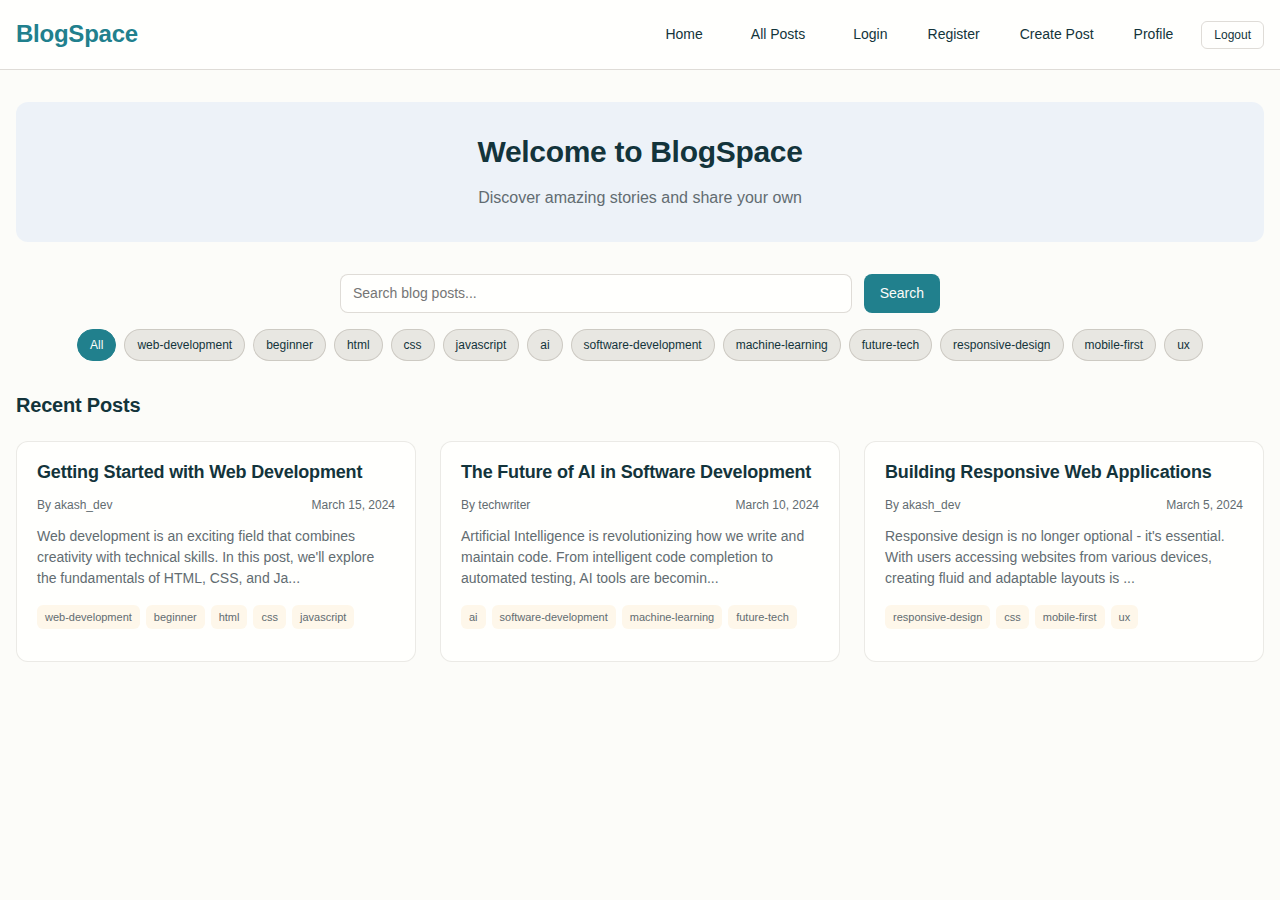
<file: blog-website/index.html>
<!DOCTYPE html>
<html lang="en">
<head>
    <meta charset="UTF-8">
    <meta name="viewport" content="width=device-width, initial-scale=1.0">
    <title>BlogSpace - Share Your Stories</title>
    <link rel="stylesheet" href="style.css">
</head>
<body>
    <!-- Navigation -->
    <nav class="navbar">
        <div class="container">
            <div class="nav-brand">
                <h2 class="m-0">BlogSpace</h2>
            </div>
            <div class="nav-menu">
                <a href="#" class="nav-link" data-page="home">Home</a>
                <a href="#" class="nav-link" data-page="all-posts">All Posts</a>
                <div class="auth-section">
                    <a href="#" class="nav-link" data-page="login" id="login-link">Login</a>
                    <a href="#" class="nav-link" data-page="register" id="register-link">Register</a>
                    <div class="user-menu hidden" id="user-menu">
                        <a href="#" class="nav-link" data-page="create-post">Create Post</a>
                        <a href="#" class="nav-link" data-page="profile">Profile</a>
                        <button class="btn btn--sm btn--outline" id="logout-btn">Logout</button>
                    </div>
                </div>
            </div>
        </div>
    </nav>

    <!-- Main Content -->
    <main class="main-content">
        <!-- Home Page -->
        <section id="home-page" class="page active">
            <div class="container">
                <div class="hero-section">
                    <h1>Welcome to BlogSpace</h1>
                    <p class="hero-subtitle">Discover amazing stories and share your own</p>
                </div>
                
                <div class="search-section">
                    <div class="search-container">
                        <input type="text" class="form-control search-input" placeholder="Search blog posts..." id="search-input">
                        <button class="btn btn--primary search-btn" id="search-btn">Search</button>
                    </div>
                    <div class="filter-tags" id="filter-tags">
                        <!-- Tags will be populated dynamically -->
                    </div>
                </div>

                <div class="posts-section">
                    <h3>Recent Posts</h3>
                    <div class="posts-grid" id="recent-posts">
                        <!-- Posts will be populated dynamically -->
                    </div>
                </div>
            </div>
        </section>

        <!-- All Posts Page -->
        <section id="all-posts-page" class="page">
            <div class="container">
                <h2>All Blog Posts</h2>
                <div class="posts-controls">
                    <div class="search-container">
                        <input type="text" class="form-control search-input" placeholder="Search posts..." id="all-posts-search">
                        <button class="btn btn--primary search-btn" id="all-posts-search-btn">Search</button>
                    </div>
                </div>
                <div class="posts-grid" id="all-posts-container">
                    <!-- All posts will be displayed here -->
                </div>
                <div class="pagination" id="pagination">
                    <!-- Pagination will be added here -->
                </div>
            </div>
        </section>

        <!-- Login Page -->
        <section id="login-page" class="page">
            <div class="container">
                <div class="auth-form">
                    <div class="card">
                        <div class="card__body">
                            <h2>Login to BlogSpace</h2>
                            <form id="login-form">
                                <div class="form-group">
                                    <label class="form-label">Username</label>
                                    <input type="text" class="form-control" name="username" required>
                                </div>
                                <div class="form-group">
                                    <label class="form-label">Password</label>
                                    <input type="password" class="form-control" name="password" required>
                                </div>
                                <button type="submit" class="btn btn--primary btn--full-width">Login</button>
                                <div class="error-message" id="login-error"></div>
                            </form>
                            <p class="auth-switch">Don't have an account? <a href="#" data-page="register">Register here</a></p>
                        </div>
                    </div>
                </div>
            </div>
        </section>

        <!-- Register Page -->
        <section id="register-page" class="page">
            <div class="container">
                <div class="auth-form">
                    <div class="card">
                        <div class="card__body">
                            <h2>Join BlogSpace</h2>
                            <form id="register-form">
                                <div class="form-group">
                                    <label class="form-label">Username</label>
                                    <input type="text" class="form-control" name="username" required>
                                </div>
                                <div class="form-group">
                                    <label class="form-label">Email</label>
                                    <input type="email" class="form-control" name="email" required>
                                </div>
                                <div class="form-group">
                                    <label class="form-label">Password</label>
                                    <input type="password" class="form-control" name="password" required>
                                </div>
                                <button type="submit" class="btn btn--primary btn--full-width">Register</button>
                                <div class="error-message" id="register-error"></div>
                            </form>
                            <p class="auth-switch">Already have an account? <a href="#" data-page="login">Login here</a></p>
                        </div>
                    </div>
                </div>
            </div>
        </section>

        <!-- Create Post Page -->
        <section id="create-post-page" class="page">
            <div class="container">
                <h2 id="post-form-title">Create New Post</h2>
                <div class="card">
                    <div class="card__body">
                        <form id="post-form">
                            <input type="hidden" name="postId" id="edit-post-id">
                            <div class="form-group">
                                <label class="form-label">Title</label>
                                <input type="text" class="form-control" name="title" required>
                            </div>
                            <div class="form-group">
                                <label class="form-label">Content</label>
                                <textarea class="form-control" name="content" rows="10" required></textarea>
                            </div>
                            <div class="form-group">
                                <label class="form-label">Tags (comma-separated)</label>
                                <input type="text" class="form-control" name="tags" placeholder="web-development, javascript, tutorial">
                            </div>
                            <div class="form-actions">
                                <button type="submit" class="btn btn--primary">Publish Post</button>
                                <button type="button" class="btn btn--outline" id="cancel-post">Cancel</button>
                            </div>
                            <div class="error-message" id="post-error"></div>
                        </form>
                    </div>
                </div>
            </div>
        </section>

        <!-- Profile Page -->
        <section id="profile-page" class="page">
            <div class="container">
                <h2>My Profile</h2>
                <div class="profile-content">
                    <div class="card">
                        <div class="card__body">
                            <div class="profile-info" id="profile-info">
                                <!-- Profile information will be populated here -->
                            </div>
                        </div>
                    </div>
                    <div class="user-posts">
                        <h3>My Posts</h3>
                        <div class="posts-grid" id="user-posts">
                            <!-- User's posts will be displayed here -->
                        </div>
                    </div>
                </div>
            </div>
        </section>

        <!-- Post Detail Page -->
        <section id="post-detail-page" class="page">
            <div class="container">
                <div class="post-detail" id="post-detail-content">
                    <!-- Post detail content will be populated here -->
                </div>
            </div>
        </section>

        <!-- Search Results Page -->
        <section id="search-results-page" class="page">
            <div class="container">
                <h2 id="search-results-title">Search Results</h2>
                <div class="posts-grid" id="search-results-container">
                    <!-- Search results will be displayed here -->
                </div>
            </div>
        </section>
    </main>

    <!-- Delete Confirmation Modal -->
    <div class="modal hidden" id="delete-modal">
        <div class="modal-overlay">
            <div class="modal-content">
                <h3>Confirm Delete</h3>
                <p>Are you sure you want to delete this post? This action cannot be undone.</p>
                <div class="modal-actions">
                    <button class="btn btn--primary" id="confirm-delete">Yes, Delete</button>
                    <button class="btn btn--outline" id="cancel-delete">Cancel</button>
                </div>
            </div>
        </div>
    </div>

    <script src="app.js"></script>
</body>
</html>
</file>
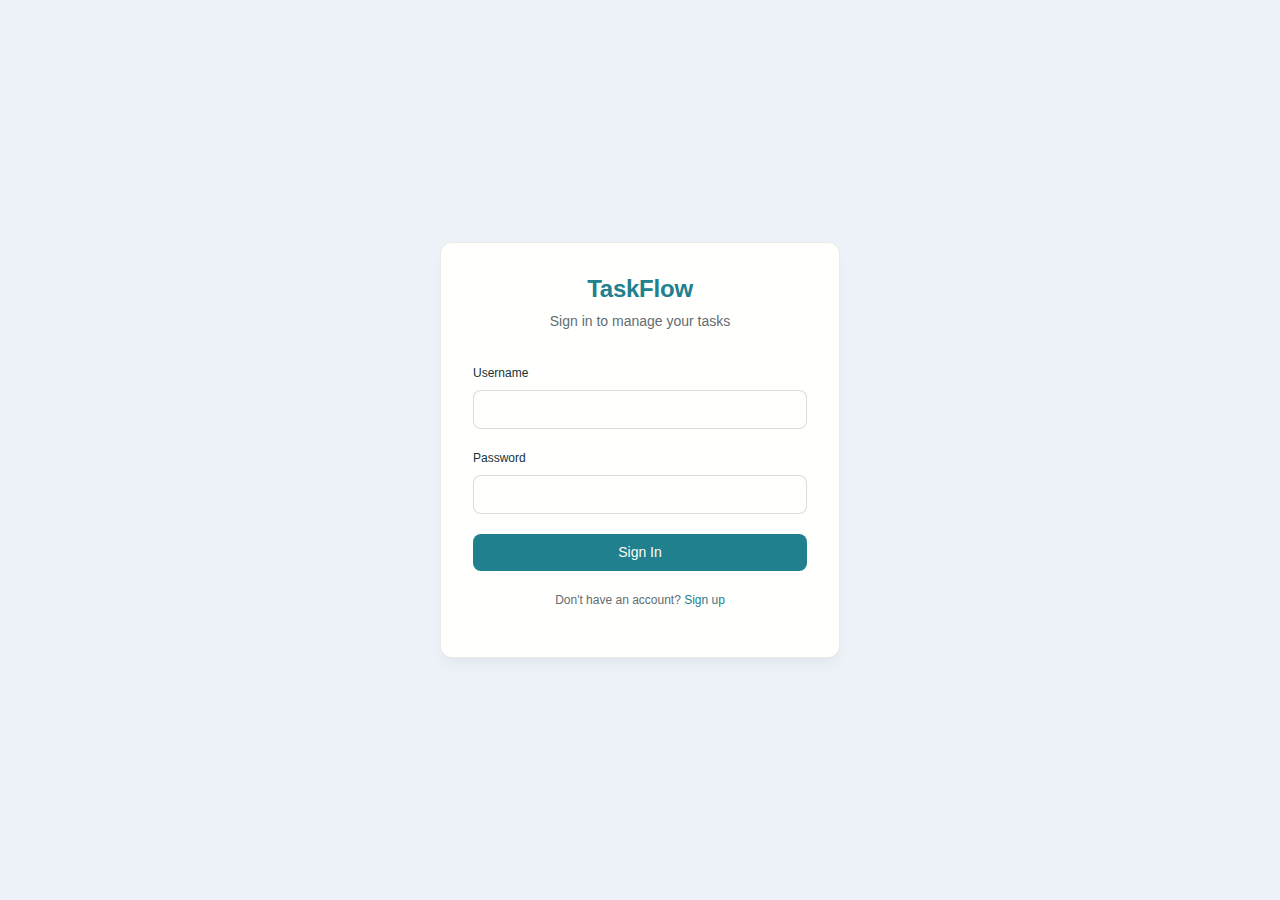
<file: task-management/index.html>
<!DOCTYPE html>
<html lang="en">
<head>
    <meta charset="UTF-8">
    <meta name="viewport" content="width=device-width, initial-scale=1.0">
    <title>TaskFlow - Task Management System</title>
    <link rel="stylesheet" href="style.css">
</head>
<body>
    <div id="app">
        <!-- Loading Screen -->
        <div id="loading-screen" class="loading-screen hidden">
            <div class="loading-spinner"></div>
            <p>Loading...</p>
        </div>

        <!-- Authentication Views -->
        <div id="auth-container" class="auth-container">
            <!-- Login Form -->
            <div id="login-view" class="auth-view">
                <div class="auth-card">
                    <div class="auth-header">
                        <h1>TaskFlow</h1>
                        <p>Sign in to manage your tasks</p>
                    </div>
                    <form id="login-form" class="auth-form">
                        <div class="form-group">
                            <label class="form-label" for="login-username">Username</label>
                            <input type="text" id="login-username" class="form-control" required>
                        </div>
                        <div class="form-group">
                            <label class="form-label" for="login-password">Password</label>
                            <input type="password" id="login-password" class="form-control" required>
                        </div>
                        <button type="submit" class="btn btn--primary btn--full-width">Sign In</button>
                    </form>
                    <p class="auth-switch">
                        Don't have an account? <a href="#" id="show-register">Sign up</a>
                    </p>
                    <div id="login-error" class="error-message hidden"></div>
                </div>
            </div>

            <!-- Register Form -->
            <div id="register-view" class="auth-view hidden">
                <div class="auth-card">
                    <div class="auth-header">
                        <h1>Join TaskFlow</h1>
                        <p>Create your account to get started</p>
                    </div>
                    <form id="register-form" class="auth-form">
                        <div class="form-group">
                            <label class="form-label" for="register-username">Username</label>
                            <input type="text" id="register-username" class="form-control" required>
                        </div>
                        <div class="form-group">
                            <label class="form-label" for="register-email">Email</label>
                            <input type="email" id="register-email" class="form-control" required>
                        </div>
                        <div class="form-group">
                            <label class="form-label" for="register-password">Password</label>
                            <input type="password" id="register-password" class="form-control" required>
                        </div>
                        <button type="submit" class="btn btn--primary btn--full-width">Create Account</button>
                    </form>
                    <p class="auth-switch">
                        Already have an account? <a href="#" id="show-login">Sign in</a>
                    </p>
                    <div id="register-error" class="error-message hidden"></div>
                </div>
            </div>
        </div>

        <!-- Main Application -->
        <div id="main-app" class="main-app hidden">
            <!-- Navigation Header -->
            <header class="app-header">
                <div class="header-content">
                    <div class="header-left">
                        <h1 class="app-title">TaskFlow</h1>
                        <nav class="main-nav">
                            <a href="#" class="nav-link active" data-view="dashboard">Dashboard</a>
                            <a href="#" class="nav-link" data-view="tasks">All Tasks</a>
                            <a href="#" class="nav-link" data-view="create-task">Add Task</a>
                        </nav>
                    </div>
                    <div class="header-right">
                        <div class="user-menu">
                            <button class="btn btn--secondary btn--sm" id="user-menu-btn">
                                <span id="current-username"></span>
                            </button>
                            <div class="user-dropdown hidden" id="user-dropdown">
                                <a href="#" data-view="profile">Profile</a>
                                <a href="#" id="logout-btn">Logout</a>
                            </div>
                        </div>
                    </div>
                </div>
            </header>

            <!-- Main Content -->
            <main class="main-content">
                <!-- Dashboard View -->
                <div id="dashboard-view" class="view active">
                    <div class="dashboard-header">
                        <h2>Dashboard</h2>
                        <p class="dashboard-subtitle">Welcome back! Here's your task overview.</p>
                    </div>
                    
                    <div class="stats-grid">
                        <div class="stat-card">
                            <div class="stat-icon stat-icon--total"></div>
                            <div class="stat-content">
                                <h3 id="total-tasks">0</h3>
                                <p>Total Tasks</p>
                            </div>
                        </div>
                        <div class="stat-card">
                            <div class="stat-icon stat-icon--pending"></div>
                            <div class="stat-content">
                                <h3 id="pending-tasks">0</h3>
                                <p>Pending</p>
                            </div>
                        </div>
                        <div class="stat-card">
                            <div class="stat-icon stat-icon--completed"></div>
                            <div class="stat-content">
                                <h3 id="completed-tasks">0</h3>
                                <p>Completed</p>
                            </div>
                        </div>
                        <div class="stat-card">
                            <div class="stat-icon stat-icon--overdue"></div>
                            <div class="stat-content">
                                <h3 id="overdue-tasks">0</h3>
                                <p>Overdue</p>
                            </div>
                        </div>
                    </div>

                    <div class="dashboard-content">
                        <div class="recent-tasks-section">
                            <h3>Recent Tasks</h3>
                            <div id="recent-tasks-list" class="task-list">
                                <!-- Recent tasks will be populated here -->
                            </div>
                        </div>
                    </div>
                </div>

                <!-- All Tasks View -->
                <div id="tasks-view" class="view">
                    <div class="tasks-header">
                        <h2>All Tasks</h2>
                        <div class="tasks-actions">
                            <button class="btn btn--primary" id="add-task-btn">Add New Task</button>
                        </div>
                    </div>

                    <div class="tasks-filters">
                        <div class="filter-group">
                            <input type="text" id="search-input" class="form-control" placeholder="Search tasks...">
                        </div>
                        <div class="filter-group">
                            <select id="status-filter" class="form-control">
                                <option value="">All Status</option>
                                <option value="Pending">Pending</option>
                                <option value="In Progress">In Progress</option>
                                <option value="Completed">Completed</option>
                                <option value="Overdue">Overdue</option>
                            </select>
                        </div>
                        <div class="filter-group">
                            <select id="priority-filter" class="form-control">
                                <option value="">All Priority</option>
                                <option value="High">High</option>
                                <option value="Medium">Medium</option>
                                <option value="Low">Low</option>
                            </select>
                        </div>
                        <div class="filter-group">
                            <select id="sort-select" class="form-control">
                                <option value="dueDate">Sort by Due Date</option>
                                <option value="priority">Sort by Priority</option>
                                <option value="createdDate">Sort by Created Date</option>
                                <option value="title">Sort by Title</option>
                            </select>
                        </div>
                    </div>

                    <div id="all-tasks-list" class="task-list">
                        <!-- All tasks will be populated here -->
                    </div>
                </div>

                <!-- Create/Edit Task View -->
                <div id="create-task-view" class="view">
                    <div class="form-header">
                        <h2 id="task-form-title">Create New Task</h2>
                    </div>

                    <form id="task-form" class="task-form">
                        <input type="hidden" id="task-id">
                        <div class="form-row">
                            <div class="form-group">
                                <label class="form-label" for="task-title">Title*</label>
                                <input type="text" id="task-title" class="form-control" required>
                            </div>
                        </div>
                        <div class="form-row">
                            <div class="form-group">
                                <label class="form-label" for="task-description">Description</label>
                                <textarea id="task-description" class="form-control" rows="3"></textarea>
                            </div>
                        </div>
                        <div class="form-row">
                            <div class="form-group">
                                <label class="form-label" for="task-category">Category*</label>
                                <select id="task-category" class="form-control" required>
                                    <option value="">Select Category</option>
                                    <option value="Development">Development</option>
                                    <option value="Learning">Learning</option>
                                    <option value="Career">Career</option>
                                    <option value="Research">Research</option>
                                    <option value="Deployment">Deployment</option>
                                    <option value="Personal">Personal</option>
                                </select>
                            </div>
                            <div class="form-group">
                                <label class="form-label" for="task-priority">Priority*</label>
                                <select id="task-priority" class="form-control" required>
                                    <option value="">Select Priority</option>
                                    <option value="High">High</option>
                                    <option value="Medium">Medium</option>
                                    <option value="Low">Low</option>
                                </select>
                            </div>
                        </div>
                        <div class="form-row">
                            <div class="form-group">
                                <label class="form-label" for="task-status">Status*</label>
                                <select id="task-status" class="form-control" required>
                                    <option value="Pending">Pending</option>
                                    <option value="In Progress">In Progress</option>
                                    <option value="Completed">Completed</option>
                                </select>
                            </div>
                            <div class="form-group">
                                <label class="form-label" for="task-due-date">Due Date*</label>
                                <input type="date" id="task-due-date" class="form-control" required>
                            </div>
                        </div>
                        <div class="form-actions">
                            <button type="button" class="btn btn--outline" id="cancel-task-btn">Cancel</button>
                            <button type="submit" class="btn btn--primary" id="save-task-btn">Save Task</button>
                        </div>
                    </form>
                    <div id="task-form-error" class="error-message hidden"></div>
                </div>

                <!-- Profile View -->
                <div id="profile-view" class="view">
                    <div class="profile-header">
                        <h2>User Profile</h2>
                    </div>
                    <div class="profile-content">
                        <div class="profile-card">
                            <div class="profile-info">
                                <h3 id="profile-username"></h3>
                                <p id="profile-email"></p>
                                <p id="profile-join-date"></p>
                            </div>
                        </div>
                    </div>
                </div>
            </main>
        </div>

        <!-- Task Detail Modal -->
        <div id="task-modal" class="modal hidden">
            <div class="modal-overlay"></div>
            <div class="modal-content">
                <div class="modal-header">
                    <h3 id="modal-task-title"></h3>
                    <button class="modal-close" id="close-modal">&times;</button>
                </div>
                <div class="modal-body">
                    <div class="task-details">
                        <div class="detail-item">
                            <strong>Description:</strong>
                            <p id="modal-task-description"></p>
                        </div>
                        <div class="detail-item">
                            <strong>Category:</strong>
                            <span id="modal-task-category"></span>
                        </div>
                        <div class="detail-item">
                            <strong>Priority:</strong>
                            <span id="modal-task-priority" class="priority-badge"></span>
                        </div>
                        <div class="detail-item">
                            <strong>Status:</strong>
                            <span id="modal-task-status" class="status-badge"></span>
                        </div>
                        <div class="detail-item">
                            <strong>Due Date:</strong>
                            <span id="modal-task-due-date"></span>
                        </div>
                        <div class="detail-item">
                            <strong>Created Date:</strong>
                            <span id="modal-task-created-date"></span>
                        </div>
                    </div>
                </div>
                <div class="modal-footer">
                    <button class="btn btn--outline" id="edit-task-modal-btn">Edit Task</button>
                    <button class="btn btn--primary" id="toggle-status-btn">Mark as Complete</button>
                </div>
            </div>
        </div>

        <!-- Delete Confirmation Modal -->
        <div id="delete-modal" class="modal hidden">
            <div class="modal-overlay"></div>
            <div class="modal-content modal-content--small">
                <div class="modal-header">
                    <h3>Delete Task</h3>
                    <button class="modal-close" id="close-delete-modal">&times;</button>
                </div>
                <div class="modal-body">
                    <p>Are you sure you want to delete this task? This action cannot be undone.</p>
                </div>
                <div class="modal-footer">
                    <button class="btn btn--outline" id="cancel-delete-btn">Cancel</button>
                    <button class="btn btn--primary" id="confirm-delete-btn" style="background-color: var(--color-error);">Delete</button>
                </div>
            </div>
        </div>
    </div>

    <script src="app.js"></script>
</body>
</html>
</file>
<file: blog-website/style.css>
:root {
  /* Primitive Color Tokens */
  --color-white: rgba(255, 255, 255, 1);
  --color-black: rgba(0, 0, 0, 1);
  --color-cream-50: rgba(252, 252, 249, 1);
  --color-cream-100: rgba(255, 255, 253, 1);
  --color-gray-200: rgba(245, 245, 245, 1);
  --color-gray-300: rgba(167, 169, 169, 1);
  --color-gray-400: rgba(119, 124, 124, 1);
  --color-slate-500: rgba(98, 108, 113, 1);
  --color-brown-600: rgba(94, 82, 64, 1);
  --color-charcoal-700: rgba(31, 33, 33, 1);
  --color-charcoal-800: rgba(38, 40, 40, 1);
  --color-slate-900: rgba(19, 52, 59, 1);
  --color-teal-300: rgba(50, 184, 198, 1);
  --color-teal-400: rgba(45, 166, 178, 1);
  --color-teal-500: rgba(33, 128, 141, 1);
  --color-teal-600: rgba(29, 116, 128, 1);
  --color-teal-700: rgba(26, 104, 115, 1);
  --color-teal-800: rgba(41, 150, 161, 1);
  --color-red-400: rgba(255, 84, 89, 1);
  --color-red-500: rgba(192, 21, 47, 1);
  --color-orange-400: rgba(230, 129, 97, 1);
  --color-orange-500: rgba(168, 75, 47, 1);

  /* RGB versions for opacity control */
  --color-brown-600-rgb: 94, 82, 64;
  --color-teal-500-rgb: 33, 128, 141;
  --color-slate-900-rgb: 19, 52, 59;
  --color-slate-500-rgb: 98, 108, 113;
  --color-red-500-rgb: 192, 21, 47;
  --color-red-400-rgb: 255, 84, 89;
  --color-orange-500-rgb: 168, 75, 47;
  --color-orange-400-rgb: 230, 129, 97;

  /* Background color tokens (Light Mode) */
  --color-bg-1: rgba(59, 130, 246, 0.08); /* Light blue */
  --color-bg-2: rgba(245, 158, 11, 0.08); /* Light yellow */
  --color-bg-3: rgba(34, 197, 94, 0.08); /* Light green */
  --color-bg-4: rgba(239, 68, 68, 0.08); /* Light red */
  --color-bg-5: rgba(147, 51, 234, 0.08); /* Light purple */
  --color-bg-6: rgba(249, 115, 22, 0.08); /* Light orange */
  --color-bg-7: rgba(236, 72, 153, 0.08); /* Light pink */
  --color-bg-8: rgba(6, 182, 212, 0.08); /* Light cyan */

  /* Semantic Color Tokens (Light Mode) */
  --color-background: var(--color-cream-50);
  --color-surface: var(--color-cream-100);
  --color-text: var(--color-slate-900);
  --color-text-secondary: var(--color-slate-500);
  --color-primary: var(--color-teal-500);
  --color-primary-hover: var(--color-teal-600);
  --color-primary-active: var(--color-teal-700);
  --color-secondary: rgba(var(--color-brown-600-rgb), 0.12);
  --color-secondary-hover: rgba(var(--color-brown-600-rgb), 0.2);
  --color-secondary-active: rgba(var(--color-brown-600-rgb), 0.25);
  --color-border: rgba(var(--color-brown-600-rgb), 0.2);
  --color-btn-primary-text: var(--color-cream-50);
  --color-card-border: rgba(var(--color-brown-600-rgb), 0.12);
  --color-card-border-inner: rgba(var(--color-brown-600-rgb), 0.12);
  --color-error: var(--color-red-500);
  --color-success: var(--color-teal-500);
  --color-warning: var(--color-orange-500);
  --color-info: var(--color-slate-500);
  --color-focus-ring: rgba(var(--color-teal-500-rgb), 0.4);
  --color-select-caret: rgba(var(--color-slate-900-rgb), 0.8);

  /* Common style patterns */
  --focus-ring: 0 0 0 3px var(--color-focus-ring);
  --focus-outline: 2px solid var(--color-primary);
  --status-bg-opacity: 0.15;
  --status-border-opacity: 0.25;
  --select-caret-light: url("data:image/svg+xml,%3Csvg xmlns='http://www.w3.org/2000/svg' width='16' height='16' viewBox='0 0 24 24' fill='none' stroke='%23134252' stroke-width='2' stroke-linecap='round' stroke-linejoin='round'%3E%3Cpolyline points='6 9 12 15 18 9'%3E%3C/polyline%3E%3C/svg%3E");
  --select-caret-dark: url("data:image/svg+xml,%3Csvg xmlns='http://www.w3.org/2000/svg' width='16' height='16' viewBox='0 0 24 24' fill='none' stroke='%23f5f5f5' stroke-width='2' stroke-linecap='round' stroke-linejoin='round'%3E%3Cpolyline points='6 9 12 15 18 9'%3E%3C/polyline%3E%3C/svg%3E");

  /* RGB versions for opacity control */
  --color-success-rgb: 33, 128, 141;
  --color-error-rgb: 192, 21, 47;
  --color-warning-rgb: 168, 75, 47;
  --color-info-rgb: 98, 108, 113;

  /* Typography */
  --font-family-base: "FKGroteskNeue", "Geist", "Inter", -apple-system,
    BlinkMacSystemFont, "Segoe UI", Roboto, sans-serif;
  --font-family-mono: "Berkeley Mono", ui-monospace, SFMono-Regular, Menlo,
    Monaco, Consolas, monospace;
  --font-size-xs: 11px;
  --font-size-sm: 12px;
  --font-size-base: 14px;
  --font-size-md: 14px;
  --font-size-lg: 16px;
  --font-size-xl: 18px;
  --font-size-2xl: 20px;
  --font-size-3xl: 24px;
  --font-size-4xl: 30px;
  --font-weight-normal: 400;
  --font-weight-medium: 500;
  --font-weight-semibold: 550;
  --font-weight-bold: 600;
  --line-height-tight: 1.2;
  --line-height-normal: 1.5;
  --letter-spacing-tight: -0.01em;

  /* Spacing */
  --space-0: 0;
  --space-1: 1px;
  --space-2: 2px;
  --space-4: 4px;
  --space-6: 6px;
  --space-8: 8px;
  --space-10: 10px;
  --space-12: 12px;
  --space-16: 16px;
  --space-20: 20px;
  --space-24: 24px;
  --space-32: 32px;

  /* Border Radius */
  --radius-sm: 6px;
  --radius-base: 8px;
  --radius-md: 10px;
  --radius-lg: 12px;
  --radius-full: 9999px;

  /* Shadows */
  --shadow-xs: 0 1px 2px rgba(0, 0, 0, 0.02);
  --shadow-sm: 0 1px 3px rgba(0, 0, 0, 0.04), 0 1px 2px rgba(0, 0, 0, 0.02);
  --shadow-md: 0 4px 6px -1px rgba(0, 0, 0, 0.04),
    0 2px 4px -1px rgba(0, 0, 0, 0.02);
  --shadow-lg: 0 10px 15px -3px rgba(0, 0, 0, 0.04),
    0 4px 6px -2px rgba(0, 0, 0, 0.02);
  --shadow-inset-sm: inset 0 1px 0 rgba(255, 255, 255, 0.15),
    inset 0 -1px 0 rgba(0, 0, 0, 0.03);

  /* Animation */
  --duration-fast: 150ms;
  --duration-normal: 250ms;
  --ease-standard: cubic-bezier(0.16, 1, 0.3, 1);

  /* Layout */
  --container-sm: 640px;
  --container-md: 768px;
  --container-lg: 1024px;
  --container-xl: 1280px;
}

/* Dark mode colors */
@media (prefers-color-scheme: dark) {
  :root {
    /* RGB versions for opacity control (Dark Mode) */
    --color-gray-400-rgb: 119, 124, 124;
    --color-teal-300-rgb: 50, 184, 198;
    --color-gray-300-rgb: 167, 169, 169;
    --color-gray-200-rgb: 245, 245, 245;

    /* Background color tokens (Dark Mode) */
    --color-bg-1: rgba(29, 78, 216, 0.15); /* Dark blue */
    --color-bg-2: rgba(180, 83, 9, 0.15); /* Dark yellow */
    --color-bg-3: rgba(21, 128, 61, 0.15); /* Dark green */
    --color-bg-4: rgba(185, 28, 28, 0.15); /* Dark red */
    --color-bg-5: rgba(107, 33, 168, 0.15); /* Dark purple */
    --color-bg-6: rgba(194, 65, 12, 0.15); /* Dark orange */
    --color-bg-7: rgba(190, 24, 93, 0.15); /* Dark pink */
    --color-bg-8: rgba(8, 145, 178, 0.15); /* Dark cyan */
    
    /* Semantic Color Tokens (Dark Mode) */
    --color-background: var(--color-charcoal-700);
    --color-surface: var(--color-charcoal-800);
    --color-text: var(--color-gray-200);
    --color-text-secondary: rgba(var(--color-gray-300-rgb), 0.7);
    --color-primary: var(--color-teal-300);
    --color-primary-hover: var(--color-teal-400);
    --color-primary-active: var(--color-teal-800);
    --color-secondary: rgba(var(--color-gray-400-rgb), 0.15);
    --color-secondary-hover: rgba(var(--color-gray-400-rgb), 0.25);
    --color-secondary-active: rgba(var(--color-gray-400-rgb), 0.3);
    --color-border: rgba(var(--color-gray-400-rgb), 0.3);
    --color-error: var(--color-red-400);
    --color-success: var(--color-teal-300);
    --color-warning: var(--color-orange-400);
    --color-info: var(--color-gray-300);
    --color-focus-ring: rgba(var(--color-teal-300-rgb), 0.4);
    --color-btn-primary-text: var(--color-slate-900);
    --color-card-border: rgba(var(--color-gray-400-rgb), 0.2);
    --color-card-border-inner: rgba(var(--color-gray-400-rgb), 0.15);
    --shadow-inset-sm: inset 0 1px 0 rgba(255, 255, 255, 0.1),
      inset 0 -1px 0 rgba(0, 0, 0, 0.15);
    --button-border-secondary: rgba(var(--color-gray-400-rgb), 0.2);
    --color-border-secondary: rgba(var(--color-gray-400-rgb), 0.2);
    --color-select-caret: rgba(var(--color-gray-200-rgb), 0.8);

    /* Common style patterns - updated for dark mode */
    --focus-ring: 0 0 0 3px var(--color-focus-ring);
    --focus-outline: 2px solid var(--color-primary);
    --status-bg-opacity: 0.15;
    --status-border-opacity: 0.25;
    --select-caret-light: url("data:image/svg+xml,%3Csvg xmlns='http://www.w3.org/2000/svg' width='16' height='16' viewBox='0 0 24 24' fill='none' stroke='%23134252' stroke-width='2' stroke-linecap='round' stroke-linejoin='round'%3E%3Cpolyline points='6 9 12 15 18 9'%3E%3C/polyline%3E%3C/svg%3E");
    --select-caret-dark: url("data:image/svg+xml,%3Csvg xmlns='http://www.w3.org/2000/svg' width='16' height='16' viewBox='0 0 24 24' fill='none' stroke='%23f5f5f5' stroke-width='2' stroke-linecap='round' stroke-linejoin='round'%3E%3Cpolyline points='6 9 12 15 18 9'%3E%3C/polyline%3E%3C/svg%3E");

    /* RGB versions for dark mode */
    --color-success-rgb: var(--color-teal-300-rgb);
    --color-error-rgb: var(--color-red-400-rgb);
    --color-warning-rgb: var(--color-orange-400-rgb);
    --color-info-rgb: var(--color-gray-300-rgb);
  }
}

/* Data attribute for manual theme switching */
[data-color-scheme="dark"] {
  /* RGB versions for opacity control (dark mode) */
  --color-gray-400-rgb: 119, 124, 124;
  --color-teal-300-rgb: 50, 184, 198;
  --color-gray-300-rgb: 167, 169, 169;
  --color-gray-200-rgb: 245, 245, 245;

  /* Colorful background palette - Dark Mode */
  --color-bg-1: rgba(29, 78, 216, 0.15); /* Dark blue */
  --color-bg-2: rgba(180, 83, 9, 0.15); /* Dark yellow */
  --color-bg-3: rgba(21, 128, 61, 0.15); /* Dark green */
  --color-bg-4: rgba(185, 28, 28, 0.15); /* Dark red */
  --color-bg-5: rgba(107, 33, 168, 0.15); /* Dark purple */
  --color-bg-6: rgba(194, 65, 12, 0.15); /* Dark orange */
  --color-bg-7: rgba(190, 24, 93, 0.15); /* Dark pink */
  --color-bg-8: rgba(8, 145, 178, 0.15); /* Dark cyan */
  
  /* Semantic Color Tokens (Dark Mode) */
  --color-background: var(--color-charcoal-700);
  --color-surface: var(--color-charcoal-800);
  --color-text: var(--color-gray-200);
  --color-text-secondary: rgba(var(--color-gray-300-rgb), 0.7);
  --color-primary: var(--color-teal-300);
  --color-primary-hover: var(--color-teal-400);
  --color-primary-active: var(--color-teal-800);
  --color-secondary: rgba(var(--color-gray-400-rgb), 0.15);
  --color-secondary-hover: rgba(var(--color-gray-400-rgb), 0.25);
  --color-secondary-active: rgba(var(--color-gray-400-rgb), 0.3);
  --color-border: rgba(var(--color-gray-400-rgb), 0.3);
  --color-error: var(--color-red-400);
  --color-success: var(--color-teal-300);
  --color-warning: var(--color-orange-400);
  --color-info: var(--color-gray-300);
  --color-focus-ring: rgba(var(--color-teal-300-rgb), 0.4);
  --color-btn-primary-text: var(--color-slate-900);
  --color-card-border: rgba(var(--color-gray-400-rgb), 0.15);
  --color-card-border-inner: rgba(var(--color-gray-400-rgb), 0.15);
  --shadow-inset-sm: inset 0 1px 0 rgba(255, 255, 255, 0.1),
    inset 0 -1px 0 rgba(0, 0, 0, 0.15);
  --color-border-secondary: rgba(var(--color-gray-400-rgb), 0.2);
  --color-select-caret: rgba(var(--color-gray-200-rgb), 0.8);

  /* Common style patterns - updated for dark mode */
  --focus-ring: 0 0 0 3px var(--color-focus-ring);
  --focus-outline: 2px solid var(--color-primary);
  --status-bg-opacity: 0.15;
  --status-border-opacity: 0.25;
  --select-caret-light: url("data:image/svg+xml,%3Csvg xmlns='http://www.w3.org/2000/svg' width='16' height='16' viewBox='0 0 24 24' fill='none' stroke='%23134252' stroke-width='2' stroke-linecap='round' stroke-linejoin='round'%3E%3Cpolyline points='6 9 12 15 18 9'%3E%3C/polyline%3E%3C/svg%3E");
  --select-caret-dark: url("data:image/svg+xml,%3Csvg xmlns='http://www.w3.org/2000/svg' width='16' height='16' viewBox='0 0 24 24' fill='none' stroke='%23f5f5f5' stroke-width='2' stroke-linecap='round' stroke-linejoin='round'%3E%3Cpolyline points='6 9 12 15 18 9'%3E%3C/polyline%3E%3C/svg%3E");

  /* RGB versions for dark mode */
  --color-success-rgb: var(--color-teal-300-rgb);
  --color-error-rgb: var(--color-red-400-rgb);
  --color-warning-rgb: var(--color-orange-400-rgb);
  --color-info-rgb: var(--color-gray-300-rgb);
}

[data-color-scheme="light"] {
  /* RGB versions for opacity control (light mode) */
  --color-brown-600-rgb: 94, 82, 64;
  --color-teal-500-rgb: 33, 128, 141;
  --color-slate-900-rgb: 19, 52, 59;
  
  /* Semantic Color Tokens (Light Mode) */
  --color-background: var(--color-cream-50);
  --color-surface: var(--color-cream-100);
  --color-text: var(--color-slate-900);
  --color-text-secondary: var(--color-slate-500);
  --color-primary: var(--color-teal-500);
  --color-primary-hover: var(--color-teal-600);
  --color-primary-active: var(--color-teal-700);
  --color-secondary: rgba(var(--color-brown-600-rgb), 0.12);
  --color-secondary-hover: rgba(var(--color-brown-600-rgb), 0.2);
  --color-secondary-active: rgba(var(--color-brown-600-rgb), 0.25);
  --color-border: rgba(var(--color-brown-600-rgb), 0.2);
  --color-btn-primary-text: var(--color-cream-50);
  --color-card-border: rgba(var(--color-brown-600-rgb), 0.12);
  --color-card-border-inner: rgba(var(--color-brown-600-rgb), 0.12);
  --color-error: var(--color-red-500);
  --color-success: var(--color-teal-500);
  --color-warning: var(--color-orange-500);
  --color-info: var(--color-slate-500);
  --color-focus-ring: rgba(var(--color-teal-500-rgb), 0.4);

  /* RGB versions for light mode */
  --color-success-rgb: var(--color-teal-500-rgb);
  --color-error-rgb: var(--color-red-500-rgb);
  --color-warning-rgb: var(--color-orange-500-rgb);
  --color-info-rgb: var(--color-slate-500-rgb);
}

/* Base styles */
html {
  font-size: var(--font-size-base);
  font-family: var(--font-family-base);
  line-height: var(--line-height-normal);
  color: var(--color-text);
  background-color: var(--color-background);
  -webkit-font-smoothing: antialiased;
  box-sizing: border-box;
}

body {
  margin: 0;
  padding: 0;
}

*,
*::before,
*::after {
  box-sizing: inherit;
}

/* Typography */
h1,
h2,
h3,
h4,
h5,
h6 {
  margin: 0;
  font-weight: var(--font-weight-semibold);
  line-height: var(--line-height-tight);
  color: var(--color-text);
  letter-spacing: var(--letter-spacing-tight);
}

h1 {
  font-size: var(--font-size-4xl);
}
h2 {
  font-size: var(--font-size-3xl);
}
h3 {
  font-size: var(--font-size-2xl);
}
h4 {
  font-size: var(--font-size-xl);
}
h5 {
  font-size: var(--font-size-lg);
}
h6 {
  font-size: var(--font-size-md);
}

p {
  margin: 0 0 var(--space-16) 0;
}

a {
  color: var(--color-primary);
  text-decoration: none;
  transition: color var(--duration-fast) var(--ease-standard);
}

a:hover {
  color: var(--color-primary-hover);
}

code,
pre {
  font-family: var(--font-family-mono);
  font-size: calc(var(--font-size-base) * 0.95);
  background-color: var(--color-secondary);
  border-radius: var(--radius-sm);
}

code {
  padding: var(--space-1) var(--space-4);
}

pre {
  padding: var(--space-16);
  margin: var(--space-16) 0;
  overflow: auto;
  border: 1px solid var(--color-border);
}

pre code {
  background: none;
  padding: 0;
}

/* Buttons */
.btn {
  display: inline-flex;
  align-items: center;
  justify-content: center;
  padding: var(--space-8) var(--space-16);
  border-radius: var(--radius-base);
  font-size: var(--font-size-base);
  font-weight: 500;
  line-height: 1.5;
  cursor: pointer;
  transition: all var(--duration-normal) var(--ease-standard);
  border: none;
  text-decoration: none;
  position: relative;
}

.btn:focus-visible {
  outline: none;
  box-shadow: var(--focus-ring);
}

.btn--primary {
  background: var(--color-primary);
  color: var(--color-btn-primary-text);
}

.btn--primary:hover {
  background: var(--color-primary-hover);
}

.btn--primary:active {
  background: var(--color-primary-active);
}

.btn--secondary {
  background: var(--color-secondary);
  color: var(--color-text);
}

.btn--secondary:hover {
  background: var(--color-secondary-hover);
}

.btn--secondary:active {
  background: var(--color-secondary-active);
}

.btn--outline {
  background: transparent;
  border: 1px solid var(--color-border);
  color: var(--color-text);
}

.btn--outline:hover {
  background: var(--color-secondary);
}

.btn--sm {
  padding: var(--space-4) var(--space-12);
  font-size: var(--font-size-sm);
  border-radius: var(--radius-sm);
}

.btn--lg {
  padding: var(--space-10) var(--space-20);
  font-size: var(--font-size-lg);
  border-radius: var(--radius-md);
}

.btn--full-width {
  width: 100%;
}

.btn:disabled {
  opacity: 0.5;
  cursor: not-allowed;
}

/* Form elements */
.form-control {
  display: block;
  width: 100%;
  padding: var(--space-8) var(--space-12);
  font-size: var(--font-size-md);
  line-height: 1.5;
  color: var(--color-text);
  background-color: var(--color-surface);
  border: 1px solid var(--color-border);
  border-radius: var(--radius-base);
  transition: border-color var(--duration-fast) var(--ease-standard),
    box-shadow var(--duration-fast) var(--ease-standard);
}

textarea.form-control {
  font-family: var(--font-family-base);
  font-size: var(--font-size-base);
}

select.form-control {
  padding: var(--space-8) var(--space-12);
  -webkit-appearance: none;
  -moz-appearance: none;
  appearance: none;
  background-image: var(--select-caret-light);
  background-repeat: no-repeat;
  background-position: right var(--space-12) center;
  background-size: 16px;
  padding-right: var(--space-32);
}

/* Add a dark mode specific caret */
@media (prefers-color-scheme: dark) {
  select.form-control {
    background-image: var(--select-caret-dark);
  }
}

/* Also handle data-color-scheme */
[data-color-scheme="dark"] select.form-control {
  background-image: var(--select-caret-dark);
}

[data-color-scheme="light"] select.form-control {
  background-image: var(--select-caret-light);
}

.form-control:focus {
  border-color: var(--color-primary);
  outline: var(--focus-outline);
}

.form-label {
  display: block;
  margin-bottom: var(--space-8);
  font-weight: var(--font-weight-medium);
  font-size: var(--font-size-sm);
}

.form-group {
  margin-bottom: var(--space-16);
}

/* Card component */
.card {
  background-color: var(--color-surface);
  border-radius: var(--radius-lg);
  border: 1px solid var(--color-card-border);
  box-shadow: var(--shadow-sm);
  overflow: hidden;
  transition: box-shadow var(--duration-normal) var(--ease-standard);
}

.card:hover {
  box-shadow: var(--shadow-md);
}

.card__body {
  padding: var(--space-16);
}

.card__header,
.card__footer {
  padding: var(--space-16);
  border-bottom: 1px solid var(--color-card-border-inner);
}

/* Status indicators - simplified with CSS variables */
.status {
  display: inline-flex;
  align-items: center;
  padding: var(--space-6) var(--space-12);
  border-radius: var(--radius-full);
  font-weight: var(--font-weight-medium);
  font-size: var(--font-size-sm);
}

.status--success {
  background-color: rgba(
    var(--color-success-rgb, 33, 128, 141),
    var(--status-bg-opacity)
  );
  color: var(--color-success);
  border: 1px solid
    rgba(var(--color-success-rgb, 33, 128, 141), var(--status-border-opacity));
}

.status--error {
  background-color: rgba(
    var(--color-error-rgb, 192, 21, 47),
    var(--status-bg-opacity)
  );
  color: var(--color-error);
  border: 1px solid
    rgba(var(--color-error-rgb, 192, 21, 47), var(--status-border-opacity));
}

.status--warning {
  background-color: rgba(
    var(--color-warning-rgb, 168, 75, 47),
    var(--status-bg-opacity)
  );
  color: var(--color-warning);
  border: 1px solid
    rgba(var(--color-warning-rgb, 168, 75, 47), var(--status-border-opacity));
}

.status--info {
  background-color: rgba(
    var(--color-info-rgb, 98, 108, 113),
    var(--status-bg-opacity)
  );
  color: var(--color-info);
  border: 1px solid
    rgba(var(--color-info-rgb, 98, 108, 113), var(--status-border-opacity));
}

/* Container layout */
.container {
  width: 100%;
  margin-right: auto;
  margin-left: auto;
  padding-right: var(--space-16);
  padding-left: var(--space-16);
}

@media (min-width: 640px) {
  .container {
    max-width: var(--container-sm);
  }
}
@media (min-width: 768px) {
  .container {
    max-width: var(--container-md);
  }
}
@media (min-width: 1024px) {
  .container {
    max-width: var(--container-lg);
  }
}
@media (min-width: 1280px) {
  .container {
    max-width: var(--container-xl);
  }
}

/* Utility classes */
.flex {
  display: flex;
}
.flex-col {
  flex-direction: column;
}
.items-center {
  align-items: center;
}
.justify-center {
  justify-content: center;
}
.justify-between {
  justify-content: space-between;
}
.gap-4 {
  gap: var(--space-4);
}
.gap-8 {
  gap: var(--space-8);
}
.gap-16 {
  gap: var(--space-16);
}

.m-0 {
  margin: 0;
}
.mt-8 {
  margin-top: var(--space-8);
}
.mb-8 {
  margin-bottom: var(--space-8);
}
.mx-8 {
  margin-left: var(--space-8);
  margin-right: var(--space-8);
}
.my-8 {
  margin-top: var(--space-8);
  margin-bottom: var(--space-8);
}

.p-0 {
  padding: 0;
}
.py-8 {
  padding-top: var(--space-8);
  padding-bottom: var(--space-8);
}
.px-8 {
  padding-left: var(--space-8);
  padding-right: var(--space-8);
}
.py-16 {
  padding-top: var(--space-16);
  padding-bottom: var(--space-16);
}
.px-16 {
  padding-left: var(--space-16);
  padding-right: var(--space-16);
}

.block {
  display: block;
}
.hidden {
  display: none;
}

/* Accessibility */
.sr-only {
  position: absolute;
  width: 1px;
  height: 1px;
  padding: 0;
  margin: -1px;
  overflow: hidden;
  clip: rect(0, 0, 0, 0);
  white-space: nowrap;
  border-width: 0;
}

:focus-visible {
  outline: var(--focus-outline);
  outline-offset: 2px;
}

/* Dark mode specifics */
[data-color-scheme="dark"] .btn--outline {
  border: 1px solid var(--color-border-secondary);
}

@font-face {
  font-family: 'FKGroteskNeue';
  src: url('https://r2cdn.perplexity.ai/fonts/FKGroteskNeue.woff2')
    format('woff2');
}

/* END PERPLEXITY DESIGN SYSTEM */
/* Additional styles beyond the design system */

/* Layout and Navigation */
.navbar {
  background-color: var(--color-surface);
  border-bottom: 1px solid var(--color-border);
  padding: var(--space-16) 0;
  position: sticky;
  top: 0;
  z-index: 100;
}

.navbar .container {
  display: flex;
  justify-content: space-between;
  align-items: center;
}

.nav-brand h2 {
  color: var(--color-primary);
}

.nav-menu {
  display: flex;
  align-items: center;
  gap: var(--space-24);
}

.nav-link {
  color: var(--color-text);
  font-weight: var(--font-weight-medium);
  padding: var(--space-8) var(--space-12);
  border-radius: var(--radius-base);
  transition: all var(--duration-fast) var(--ease-standard);
}

.nav-link:hover {
  background-color: var(--color-secondary);
  color: var(--color-primary);
}

.auth-section {
  display: flex;
  align-items: center;
  gap: var(--space-16);
}

.user-menu {
  display: flex;
  align-items: center;
  gap: var(--space-16);
}

/* Main Content */
.main-content {
  min-height: calc(100vh - 80px);
  padding: var(--space-32) 0;
}

.page {
  display: none;
}

.page.active {
  display: block;
}

/* Hero Section */
.hero-section {
  text-align: center;
  padding: var(--space-32) 0;
  background: var(--color-bg-1);
  border-radius: var(--radius-lg);
  margin-bottom: var(--space-32);
}

.hero-section h1 {
  margin-bottom: var(--space-16);
  color: var(--color-text);
}

.hero-subtitle {
  font-size: var(--font-size-lg);
  color: var(--color-text-secondary);
  margin: 0;
}

/* Search Section */
.search-section {
  margin-bottom: var(--space-32);
}

.search-container {
  display: flex;
  gap: var(--space-12);
  margin-bottom: var(--space-16);
  max-width: 600px;
  margin-left: auto;
  margin-right: auto;
}

.search-input {
  flex: 1;
}

.filter-tags {
  display: flex;
  flex-wrap: wrap;
  gap: var(--space-8);
  justify-content: center;
}

.tag-filter {
  padding: var(--space-6) var(--space-12);
  background: var(--color-secondary);
  border: 1px solid var(--color-border);
  border-radius: var(--radius-full);
  font-size: var(--font-size-sm);
  cursor: pointer;
  transition: all var(--duration-fast) var(--ease-standard);
}

.tag-filter:hover,
.tag-filter.active {
  background: var(--color-primary);
  color: var(--color-btn-primary-text);
  border-color: var(--color-primary);
}

/* Posts Grid */
.posts-section {
  margin-bottom: var(--space-32);
}

.posts-grid {
  display: grid;
  grid-template-columns: repeat(auto-fill, minmax(350px, 1fr));
  gap: var(--space-24);
  margin-top: var(--space-24);
}

.post-card {
  background: var(--color-surface);
  border: 1px solid var(--color-card-border);
  border-radius: var(--radius-lg);
  overflow: hidden;
  transition: all var(--duration-normal) var(--ease-standard);
  cursor: pointer;
}

.post-card:hover {
  box-shadow: var(--shadow-md);
  transform: translateY(-2px);
}

.post-card__content {
  padding: var(--space-20);
}

.post-card__title {
  font-size: var(--font-size-xl);
  font-weight: var(--font-weight-semibold);
  margin-bottom: var(--space-12);
  color: var(--color-text);
  line-height: var(--line-height-tight);
}

.post-card__excerpt {
  color: var(--color-text-secondary);
  margin-bottom: var(--space-16);
  line-height: var(--line-height-normal);
}

.post-card__meta {
  display: flex;
  justify-content: space-between;
  align-items: center;
  font-size: var(--font-size-sm);
  color: var(--color-text-secondary);
  margin-bottom: var(--space-12);
}

.post-card__tags {
  display: flex;
  flex-wrap: wrap;
  gap: var(--space-6);
  margin-bottom: var(--space-12);
}

.post-tag {
  padding: var(--space-4) var(--space-8);
  background: var(--color-bg-2);
  border-radius: var(--radius-sm);
  font-size: var(--font-size-xs);
  font-weight: var(--font-weight-medium);
  color: var(--color-text-secondary);
}

.post-card__actions {
  display: flex;
  gap: var(--space-8);
  padding-top: var(--space-12);
  border-top: 1px solid var(--color-card-border-inner);
}

/* Authentication Forms */
.auth-form {
  max-width: 400px;
  margin: var(--space-32) auto;
}

.auth-form .card {
  padding: var(--space-8);
}

.auth-form h2 {
  text-align: center;
  margin-bottom: var(--space-24);
}

.error-message {
  color: var(--color-error);
  font-size: var(--font-size-sm);
  margin-top: var(--space-8);
  padding: var(--space-8);
  background: rgba(var(--color-error-rgb), 0.1);
  border-radius: var(--radius-sm);
  border: 1px solid rgba(var(--color-error-rgb), 0.2);
  display: none;
}

.error-message.show {
  display: block;
}

.auth-switch {
  text-align: center;
  margin-top: var(--space-16);
  margin-bottom: 0;
}

/* Post Form */
#post-form textarea {
  min-height: 300px;
  resize: vertical;
}

.form-actions {
  display: flex;
  gap: var(--space-12);
  margin-top: var(--space-20);
}

/* Profile Page */
.profile-content {
  display: grid;
  gap: var(--space-32);
  margin-top: var(--space-24);
}

.profile-info {
  display: grid;
  gap: var(--space-16);
}

.profile-field {
  display: flex;
  justify-content: space-between;
  padding: var(--space-12) 0;
  border-bottom: 1px solid var(--color-card-border-inner);
}

.profile-field:last-child {
  border-bottom: none;
}

.profile-field label {
  font-weight: var(--font-weight-medium);
  color: var(--color-text-secondary);
}

.profile-field span {
  color: var(--color-text);
}

/* Post Detail */
.post-detail {
  max-width: 800px;
  margin: 0 auto;
}

.post-detail__header {
  margin-bottom: var(--space-32);
  padding-bottom: var(--space-24);
  border-bottom: 1px solid var(--color-border);
}

.post-detail__title {
  font-size: var(--font-size-4xl);
  margin-bottom: var(--space-16);
}

.post-detail__meta {
  display: flex;
  justify-content: space-between;
  align-items: center;
  color: var(--color-text-secondary);
  margin-bottom: var(--space-16);
}

.post-detail__content {
  line-height: var(--line-height-normal);
  font-size: var(--font-size-lg);
  margin-bottom: var(--space-32);
}

.post-detail__content p {
  margin-bottom: var(--space-20);
}

.post-detail__tags {
  display: flex;
  flex-wrap: wrap;
  gap: var(--space-8);
  margin-bottom: var(--space-24);
}

.post-detail__actions {
  display: flex;
  gap: var(--space-12);
  padding-top: var(--space-24);
  border-top: 1px solid var(--color-border);
}

/* Pagination */
.pagination {
  display: flex;
  justify-content: center;
  gap: var(--space-8);
  margin-top: var(--space-32);
}

.pagination-btn {
  padding: var(--space-8) var(--space-12);
  border: 1px solid var(--color-border);
  background: var(--color-surface);
  color: var(--color-text);
  border-radius: var(--radius-base);
  cursor: pointer;
  transition: all var(--duration-fast) var(--ease-standard);
}

.pagination-btn:hover {
  background: var(--color-secondary);
}

.pagination-btn.active {
  background: var(--color-primary);
  color: var(--color-btn-primary-text);
  border-color: var(--color-primary);
}

.pagination-btn:disabled {
  opacity: 0.5;
  cursor: not-allowed;
}

/* Posts Controls */
.posts-controls {
  display: flex;
  justify-content: space-between;
  align-items: center;
  margin-bottom: var(--space-24);
  padding-bottom: var(--space-16);
  border-bottom: 1px solid var(--color-border);
}

/* Modal */
.modal {
  position: fixed;
  top: 0;
  left: 0;
  right: 0;
  bottom: 0;
  z-index: 1000;
  display: flex;
  align-items: center;
  justify-content: center;
}

.modal.hidden {
  display: none;
}

.modal-overlay {
  position: absolute;
  top: 0;
  left: 0;
  right: 0;
  bottom: 0;
  background: rgba(0, 0, 0, 0.5);
  backdrop-filter: blur(4px);
}

.modal-content {
  background: var(--color-surface);
  border-radius: var(--radius-lg);
  padding: var(--space-24);
  max-width: 400px;
  width: 90%;
  position: relative;
  z-index: 1001;
  box-shadow: var(--shadow-lg);
}

.modal-content h3 {
  margin-bottom: var(--space-16);
}

.modal-content p {
  color: var(--color-text-secondary);
  margin-bottom: var(--space-24);
}

.modal-actions {
  display: flex;
  gap: var(--space-12);
  justify-content: flex-end;
}

/* Loading State */
.loading {
  display: flex;
  justify-content: center;
  align-items: center;
  padding: var(--space-32);
  color: var(--color-text-secondary);
}

/* Empty State */
.empty-state {
  text-align: center;
  padding: var(--space-32);
  color: var(--color-text-secondary);
}

.empty-state h3 {
  margin-bottom: var(--space-12);
  color: var(--color-text);
}

/* Responsive Design */
@media (max-width: 768px) {
  .navbar .container {
    flex-direction: column;
    gap: var(--space-16);
  }

  .nav-menu {
    flex-direction: column;
    width: 100%;
    gap: var(--space-8);
  }

  .auth-section {
    flex-direction: column;
    gap: var(--space-8);
  }

  .user-menu {
    flex-direction: column;
    gap: var(--space-8);
  }

  .search-container {
    flex-direction: column;
  }

  .posts-grid {
    grid-template-columns: 1fr;
  }

  .post-detail__title {
    font-size: var(--font-size-3xl);
  }

  .post-detail__meta {
    flex-direction: column;
    align-items: flex-start;
    gap: var(--space-8);
  }

  .form-actions {
    flex-direction: column;
  }

  .posts-controls {
    flex-direction: column;
    gap: var(--space-16);
    align-items: stretch;
  }

  .pagination {
    flex-wrap: wrap;
  }

  .modal-actions {
    flex-direction: column;
  }
}

@media (max-width: 480px) {
  .container {
    padding-left: var(--space-12);
    padding-right: var(--space-12);
  }

  .hero-section {
    padding: var(--space-24) var(--space-16);
  }

  .post-card__content {
    padding: var(--space-16);
  }

  .auth-form {
    margin: var(--space-16) auto;
  }
}

/* Success Message */
.success-message {
  color: var(--color-success);
  font-size: var(--font-size-sm);
  margin-top: var(--space-8);
  padding: var(--space-8);
  background: rgba(var(--color-success-rgb), 0.1);
  border-radius: var(--radius-sm);
  border: 1px solid rgba(var(--color-success-rgb), 0.2);
  display: none;
}

.success-message.show {
  display: block;
}

/* Utility classes for dynamic content */
.text-center {
  text-align: center;
}

.text-muted {
  color: var(--color-text-secondary);
}

.mb-16 {
  margin-bottom: var(--space-16);
}

.mt-16 {
  margin-top: var(--space-16);
}
</file>
<file: task-management/style.css>
:root {
  /* Primitive Color Tokens */
  --color-white: rgba(255, 255, 255, 1);
  --color-black: rgba(0, 0, 0, 1);
  --color-cream-50: rgba(252, 252, 249, 1);
  --color-cream-100: rgba(255, 255, 253, 1);
  --color-gray-200: rgba(245, 245, 245, 1);
  --color-gray-300: rgba(167, 169, 169, 1);
  --color-gray-400: rgba(119, 124, 124, 1);
  --color-slate-500: rgba(98, 108, 113, 1);
  --color-brown-600: rgba(94, 82, 64, 1);
  --color-charcoal-700: rgba(31, 33, 33, 1);
  --color-charcoal-800: rgba(38, 40, 40, 1);
  --color-slate-900: rgba(19, 52, 59, 1);
  --color-teal-300: rgba(50, 184, 198, 1);
  --color-teal-400: rgba(45, 166, 178, 1);
  --color-teal-500: rgba(33, 128, 141, 1);
  --color-teal-600: rgba(29, 116, 128, 1);
  --color-teal-700: rgba(26, 104, 115, 1);
  --color-teal-800: rgba(41, 150, 161, 1);
  --color-red-400: rgba(255, 84, 89, 1);
  --color-red-500: rgba(192, 21, 47, 1);
  --color-orange-400: rgba(230, 129, 97, 1);
  --color-orange-500: rgba(168, 75, 47, 1);

  /* RGB versions for opacity control */
  --color-brown-600-rgb: 94, 82, 64;
  --color-teal-500-rgb: 33, 128, 141;
  --color-slate-900-rgb: 19, 52, 59;
  --color-slate-500-rgb: 98, 108, 113;
  --color-red-500-rgb: 192, 21, 47;
  --color-red-400-rgb: 255, 84, 89;
  --color-orange-500-rgb: 168, 75, 47;
  --color-orange-400-rgb: 230, 129, 97;

  /* Background color tokens (Light Mode) */
  --color-bg-1: rgba(59, 130, 246, 0.08); /* Light blue */
  --color-bg-2: rgba(245, 158, 11, 0.08); /* Light yellow */
  --color-bg-3: rgba(34, 197, 94, 0.08); /* Light green */
  --color-bg-4: rgba(239, 68, 68, 0.08); /* Light red */
  --color-bg-5: rgba(147, 51, 234, 0.08); /* Light purple */
  --color-bg-6: rgba(249, 115, 22, 0.08); /* Light orange */
  --color-bg-7: rgba(236, 72, 153, 0.08); /* Light pink */
  --color-bg-8: rgba(6, 182, 212, 0.08); /* Light cyan */

  /* Semantic Color Tokens (Light Mode) */
  --color-background: var(--color-cream-50);
  --color-surface: var(--color-cream-100);
  --color-text: var(--color-slate-900);
  --color-text-secondary: var(--color-slate-500);
  --color-primary: var(--color-teal-500);
  --color-primary-hover: var(--color-teal-600);
  --color-primary-active: var(--color-teal-700);
  --color-secondary: rgba(var(--color-brown-600-rgb), 0.12);
  --color-secondary-hover: rgba(var(--color-brown-600-rgb), 0.2);
  --color-secondary-active: rgba(var(--color-brown-600-rgb), 0.25);
  --color-border: rgba(var(--color-brown-600-rgb), 0.2);
  --color-btn-primary-text: var(--color-cream-50);
  --color-card-border: rgba(var(--color-brown-600-rgb), 0.12);
  --color-card-border-inner: rgba(var(--color-brown-600-rgb), 0.12);
  --color-error: var(--color-red-500);
  --color-success: var(--color-teal-500);
  --color-warning: var(--color-orange-500);
  --color-info: var(--color-slate-500);
  --color-focus-ring: rgba(var(--color-teal-500-rgb), 0.4);
  --color-select-caret: rgba(var(--color-slate-900-rgb), 0.8);

  /* Common style patterns */
  --focus-ring: 0 0 0 3px var(--color-focus-ring);
  --focus-outline: 2px solid var(--color-primary);
  --status-bg-opacity: 0.15;
  --status-border-opacity: 0.25;
  --select-caret-light: url("data:image/svg+xml,%3Csvg xmlns='http://www.w3.org/2000/svg' width='16' height='16' viewBox='0 0 24 24' fill='none' stroke='%23134252' stroke-width='2' stroke-linecap='round' stroke-linejoin='round'%3E%3Cpolyline points='6 9 12 15 18 9'%3E%3C/polyline%3E%3C/svg%3E");
  --select-caret-dark: url("data:image/svg+xml,%3Csvg xmlns='http://www.w3.org/2000/svg' width='16' height='16' viewBox='0 0 24 24' fill='none' stroke='%23f5f5f5' stroke-width='2' stroke-linecap='round' stroke-linejoin='round'%3E%3Cpolyline points='6 9 12 15 18 9'%3E%3C/polyline%3E%3C/svg%3E");

  /* RGB versions for opacity control */
  --color-success-rgb: 33, 128, 141;
  --color-error-rgb: 192, 21, 47;
  --color-warning-rgb: 168, 75, 47;
  --color-info-rgb: 98, 108, 113;

  /* Typography */
  --font-family-base: "FKGroteskNeue", "Geist", "Inter", -apple-system,
    BlinkMacSystemFont, "Segoe UI", Roboto, sans-serif;
  --font-family-mono: "Berkeley Mono", ui-monospace, SFMono-Regular, Menlo,
    Monaco, Consolas, monospace;
  --font-size-xs: 11px;
  --font-size-sm: 12px;
  --font-size-base: 14px;
  --font-size-md: 14px;
  --font-size-lg: 16px;
  --font-size-xl: 18px;
  --font-size-2xl: 20px;
  --font-size-3xl: 24px;
  --font-size-4xl: 30px;
  --font-weight-normal: 400;
  --font-weight-medium: 500;
  --font-weight-semibold: 550;
  --font-weight-bold: 600;
  --line-height-tight: 1.2;
  --line-height-normal: 1.5;
  --letter-spacing-tight: -0.01em;

  /* Spacing */
  --space-0: 0;
  --space-1: 1px;
  --space-2: 2px;
  --space-4: 4px;
  --space-6: 6px;
  --space-8: 8px;
  --space-10: 10px;
  --space-12: 12px;
  --space-16: 16px;
  --space-20: 20px;
  --space-24: 24px;
  --space-32: 32px;

  /* Border Radius */
  --radius-sm: 6px;
  --radius-base: 8px;
  --radius-md: 10px;
  --radius-lg: 12px;
  --radius-full: 9999px;

  /* Shadows */
  --shadow-xs: 0 1px 2px rgba(0, 0, 0, 0.02);
  --shadow-sm: 0 1px 3px rgba(0, 0, 0, 0.04), 0 1px 2px rgba(0, 0, 0, 0.02);
  --shadow-md: 0 4px 6px -1px rgba(0, 0, 0, 0.04),
    0 2px 4px -1px rgba(0, 0, 0, 0.02);
  --shadow-lg: 0 10px 15px -3px rgba(0, 0, 0, 0.04),
    0 4px 6px -2px rgba(0, 0, 0, 0.02);
  --shadow-inset-sm: inset 0 1px 0 rgba(255, 255, 255, 0.15),
    inset 0 -1px 0 rgba(0, 0, 0, 0.03);

  /* Animation */
  --duration-fast: 150ms;
  --duration-normal: 250ms;
  --ease-standard: cubic-bezier(0.16, 1, 0.3, 1);

  /* Layout */
  --container-sm: 640px;
  --container-md: 768px;
  --container-lg: 1024px;
  --container-xl: 1280px;
}

/* Dark mode colors */
@media (prefers-color-scheme: dark) {
  :root {
    /* RGB versions for opacity control (Dark Mode) */
    --color-gray-400-rgb: 119, 124, 124;
    --color-teal-300-rgb: 50, 184, 198;
    --color-gray-300-rgb: 167, 169, 169;
    --color-gray-200-rgb: 245, 245, 245;

    /* Background color tokens (Dark Mode) */
    --color-bg-1: rgba(29, 78, 216, 0.15); /* Dark blue */
    --color-bg-2: rgba(180, 83, 9, 0.15); /* Dark yellow */
    --color-bg-3: rgba(21, 128, 61, 0.15); /* Dark green */
    --color-bg-4: rgba(185, 28, 28, 0.15); /* Dark red */
    --color-bg-5: rgba(107, 33, 168, 0.15); /* Dark purple */
    --color-bg-6: rgba(194, 65, 12, 0.15); /* Dark orange */
    --color-bg-7: rgba(190, 24, 93, 0.15); /* Dark pink */
    --color-bg-8: rgba(8, 145, 178, 0.15); /* Dark cyan */
    
    /* Semantic Color Tokens (Dark Mode) */
    --color-background: var(--color-charcoal-700);
    --color-surface: var(--color-charcoal-800);
    --color-text: var(--color-gray-200);
    --color-text-secondary: rgba(var(--color-gray-300-rgb), 0.7);
    --color-primary: var(--color-teal-300);
    --color-primary-hover: var(--color-teal-400);
    --color-primary-active: var(--color-teal-800);
    --color-secondary: rgba(var(--color-gray-400-rgb), 0.15);
    --color-secondary-hover: rgba(var(--color-gray-400-rgb), 0.25);
    --color-secondary-active: rgba(var(--color-gray-400-rgb), 0.3);
    --color-border: rgba(var(--color-gray-400-rgb), 0.3);
    --color-error: var(--color-red-400);
    --color-success: var(--color-teal-300);
    --color-warning: var(--color-orange-400);
    --color-info: var(--color-gray-300);
    --color-focus-ring: rgba(var(--color-teal-300-rgb), 0.4);
    --color-btn-primary-text: var(--color-slate-900);
    --color-card-border: rgba(var(--color-gray-400-rgb), 0.2);
    --color-card-border-inner: rgba(var(--color-gray-400-rgb), 0.15);
    --shadow-inset-sm: inset 0 1px 0 rgba(255, 255, 255, 0.1),
      inset 0 -1px 0 rgba(0, 0, 0, 0.15);
    --button-border-secondary: rgba(var(--color-gray-400-rgb), 0.2);
    --color-border-secondary: rgba(var(--color-gray-400-rgb), 0.2);
    --color-select-caret: rgba(var(--color-gray-200-rgb), 0.8);

    /* Common style patterns - updated for dark mode */
    --focus-ring: 0 0 0 3px var(--color-focus-ring);
    --focus-outline: 2px solid var(--color-primary);
    --status-bg-opacity: 0.15;
    --status-border-opacity: 0.25;
    --select-caret-light: url("data:image/svg+xml,%3Csvg xmlns='http://www.w3.org/2000/svg' width='16' height='16' viewBox='0 0 24 24' fill='none' stroke='%23134252' stroke-width='2' stroke-linecap='round' stroke-linejoin='round'%3E%3Cpolyline points='6 9 12 15 18 9'%3E%3C/polyline%3E%3C/svg%3E");
    --select-caret-dark: url("data:image/svg+xml,%3Csvg xmlns='http://www.w3.org/2000/svg' width='16' height='16' viewBox='0 0 24 24' fill='none' stroke='%23f5f5f5' stroke-width='2' stroke-linecap='round' stroke-linejoin='round'%3E%3Cpolyline points='6 9 12 15 18 9'%3E%3C/polyline%3E%3C/svg%3E");

    /* RGB versions for dark mode */
    --color-success-rgb: var(--color-teal-300-rgb);
    --color-error-rgb: var(--color-red-400-rgb);
    --color-warning-rgb: var(--color-orange-400-rgb);
    --color-info-rgb: var(--color-gray-300-rgb);
  }
}

/* Data attribute for manual theme switching */
[data-color-scheme="dark"] {
  /* RGB versions for opacity control (dark mode) */
  --color-gray-400-rgb: 119, 124, 124;
  --color-teal-300-rgb: 50, 184, 198;
  --color-gray-300-rgb: 167, 169, 169;
  --color-gray-200-rgb: 245, 245, 245;

  /* Colorful background palette - Dark Mode */
  --color-bg-1: rgba(29, 78, 216, 0.15); /* Dark blue */
  --color-bg-2: rgba(180, 83, 9, 0.15); /* Dark yellow */
  --color-bg-3: rgba(21, 128, 61, 0.15); /* Dark green */
  --color-bg-4: rgba(185, 28, 28, 0.15); /* Dark red */
  --color-bg-5: rgba(107, 33, 168, 0.15); /* Dark purple */
  --color-bg-6: rgba(194, 65, 12, 0.15); /* Dark orange */
  --color-bg-7: rgba(190, 24, 93, 0.15); /* Dark pink */
  --color-bg-8: rgba(8, 145, 178, 0.15); /* Dark cyan */
  
  /* Semantic Color Tokens (Dark Mode) */
  --color-background: var(--color-charcoal-700);
  --color-surface: var(--color-charcoal-800);
  --color-text: var(--color-gray-200);
  --color-text-secondary: rgba(var(--color-gray-300-rgb), 0.7);
  --color-primary: var(--color-teal-300);
  --color-primary-hover: var(--color-teal-400);
  --color-primary-active: var(--color-teal-800);
  --color-secondary: rgba(var(--color-gray-400-rgb), 0.15);
  --color-secondary-hover: rgba(var(--color-gray-400-rgb), 0.25);
  --color-secondary-active: rgba(var(--color-gray-400-rgb), 0.3);
  --color-border: rgba(var(--color-gray-400-rgb), 0.3);
  --color-error: var(--color-red-400);
  --color-success: var(--color-teal-300);
  --color-warning: var(--color-orange-400);
  --color-info: var(--color-gray-300);
  --color-focus-ring: rgba(var(--color-teal-300-rgb), 0.4);
  --color-btn-primary-text: var(--color-slate-900);
  --color-card-border: rgba(var(--color-gray-400-rgb), 0.15);
  --color-card-border-inner: rgba(var(--color-gray-400-rgb), 0.15);
  --shadow-inset-sm: inset 0 1px 0 rgba(255, 255, 255, 0.1),
    inset 0 -1px 0 rgba(0, 0, 0, 0.15);
  --color-border-secondary: rgba(var(--color-gray-400-rgb), 0.2);
  --color-select-caret: rgba(var(--color-gray-200-rgb), 0.8);

  /* Common style patterns - updated for dark mode */
  --focus-ring: 0 0 0 3px var(--color-focus-ring);
  --focus-outline: 2px solid var(--color-primary);
  --status-bg-opacity: 0.15;
  --status-border-opacity: 0.25;
  --select-caret-light: url("data:image/svg+xml,%3Csvg xmlns='http://www.w3.org/2000/svg' width='16' height='16' viewBox='0 0 24 24' fill='none' stroke='%23134252' stroke-width='2' stroke-linecap='round' stroke-linejoin='round'%3E%3Cpolyline points='6 9 12 15 18 9'%3E%3C/polyline%3E%3C/svg%3E");
  --select-caret-dark: url("data:image/svg+xml,%3Csvg xmlns='http://www.w3.org/2000/svg' width='16' height='16' viewBox='0 0 24 24' fill='none' stroke='%23f5f5f5' stroke-width='2' stroke-linecap='round' stroke-linejoin='round'%3E%3Cpolyline points='6 9 12 15 18 9'%3E%3C/polyline%3E%3C/svg%3E");

  /* RGB versions for dark mode */
  --color-success-rgb: var(--color-teal-300-rgb);
  --color-error-rgb: var(--color-red-400-rgb);
  --color-warning-rgb: var(--color-orange-400-rgb);
  --color-info-rgb: var(--color-gray-300-rgb);
}

[data-color-scheme="light"] {
  /* RGB versions for opacity control (light mode) */
  --color-brown-600-rgb: 94, 82, 64;
  --color-teal-500-rgb: 33, 128, 141;
  --color-slate-900-rgb: 19, 52, 59;
  
  /* Semantic Color Tokens (Light Mode) */
  --color-background: var(--color-cream-50);
  --color-surface: var(--color-cream-100);
  --color-text: var(--color-slate-900);
  --color-text-secondary: var(--color-slate-500);
  --color-primary: var(--color-teal-500);
  --color-primary-hover: var(--color-teal-600);
  --color-primary-active: var(--color-teal-700);
  --color-secondary: rgba(var(--color-brown-600-rgb), 0.12);
  --color-secondary-hover: rgba(var(--color-brown-600-rgb), 0.2);
  --color-secondary-active: rgba(var(--color-brown-600-rgb), 0.25);
  --color-border: rgba(var(--color-brown-600-rgb), 0.2);
  --color-btn-primary-text: var(--color-cream-50);
  --color-card-border: rgba(var(--color-brown-600-rgb), 0.12);
  --color-card-border-inner: rgba(var(--color-brown-600-rgb), 0.12);
  --color-error: var(--color-red-500);
  --color-success: var(--color-teal-500);
  --color-warning: var(--color-orange-500);
  --color-info: var(--color-slate-500);
  --color-focus-ring: rgba(var(--color-teal-500-rgb), 0.4);

  /* RGB versions for light mode */
  --color-success-rgb: var(--color-teal-500-rgb);
  --color-error-rgb: var(--color-red-500-rgb);
  --color-warning-rgb: var(--color-orange-500-rgb);
  --color-info-rgb: var(--color-slate-500-rgb);
}

/* Base styles */
html {
  font-size: var(--font-size-base);
  font-family: var(--font-family-base);
  line-height: var(--line-height-normal);
  color: var(--color-text);
  background-color: var(--color-background);
  -webkit-font-smoothing: antialiased;
  box-sizing: border-box;
}

body {
  margin: 0;
  padding: 0;
}

*,
*::before,
*::after {
  box-sizing: inherit;
}

/* Typography */
h1,
h2,
h3,
h4,
h5,
h6 {
  margin: 0;
  font-weight: var(--font-weight-semibold);
  line-height: var(--line-height-tight);
  color: var(--color-text);
  letter-spacing: var(--letter-spacing-tight);
}

h1 {
  font-size: var(--font-size-4xl);
}
h2 {
  font-size: var(--font-size-3xl);
}
h3 {
  font-size: var(--font-size-2xl);
}
h4 {
  font-size: var(--font-size-xl);
}
h5 {
  font-size: var(--font-size-lg);
}
h6 {
  font-size: var(--font-size-md);
}

p {
  margin: 0 0 var(--space-16) 0;
}

a {
  color: var(--color-primary);
  text-decoration: none;
  transition: color var(--duration-fast) var(--ease-standard);
}

a:hover {
  color: var(--color-primary-hover);
}

code,
pre {
  font-family: var(--font-family-mono);
  font-size: calc(var(--font-size-base) * 0.95);
  background-color: var(--color-secondary);
  border-radius: var(--radius-sm);
}

code {
  padding: var(--space-1) var(--space-4);
}

pre {
  padding: var(--space-16);
  margin: var(--space-16) 0;
  overflow: auto;
  border: 1px solid var(--color-border);
}

pre code {
  background: none;
  padding: 0;
}

/* Buttons */
.btn {
  display: inline-flex;
  align-items: center;
  justify-content: center;
  padding: var(--space-8) var(--space-16);
  border-radius: var(--radius-base);
  font-size: var(--font-size-base);
  font-weight: 500;
  line-height: 1.5;
  cursor: pointer;
  transition: all var(--duration-normal) var(--ease-standard);
  border: none;
  text-decoration: none;
  position: relative;
}

.btn:focus-visible {
  outline: none;
  box-shadow: var(--focus-ring);
}

.btn--primary {
  background: var(--color-primary);
  color: var(--color-btn-primary-text);
}

.btn--primary:hover {
  background: var(--color-primary-hover);
}

.btn--primary:active {
  background: var(--color-primary-active);
}

.btn--secondary {
  background: var(--color-secondary);
  color: var(--color-text);
}

.btn--secondary:hover {
  background: var(--color-secondary-hover);
}

.btn--secondary:active {
  background: var(--color-secondary-active);
}

.btn--outline {
  background: transparent;
  border: 1px solid var(--color-border);
  color: var(--color-text);
}

.btn--outline:hover {
  background: var(--color-secondary);
}

.btn--sm {
  padding: var(--space-4) var(--space-12);
  font-size: var(--font-size-sm);
  border-radius: var(--radius-sm);
}

.btn--lg {
  padding: var(--space-10) var(--space-20);
  font-size: var(--font-size-lg);
  border-radius: var(--radius-md);
}

.btn--full-width {
  width: 100%;
}

.btn:disabled {
  opacity: 0.5;
  cursor: not-allowed;
}

/* Form elements */
.form-control {
  display: block;
  width: 100%;
  padding: var(--space-8) var(--space-12);
  font-size: var(--font-size-md);
  line-height: 1.5;
  color: var(--color-text);
  background-color: var(--color-surface);
  border: 1px solid var(--color-border);
  border-radius: var(--radius-base);
  transition: border-color var(--duration-fast) var(--ease-standard),
    box-shadow var(--duration-fast) var(--ease-standard);
}

textarea.form-control {
  font-family: var(--font-family-base);
  font-size: var(--font-size-base);
}

select.form-control {
  padding: var(--space-8) var(--space-12);
  -webkit-appearance: none;
  -moz-appearance: none;
  appearance: none;
  background-image: var(--select-caret-light);
  background-repeat: no-repeat;
  background-position: right var(--space-12) center;
  background-size: 16px;
  padding-right: var(--space-32);
}

/* Add a dark mode specific caret */
@media (prefers-color-scheme: dark) {
  select.form-control {
    background-image: var(--select-caret-dark);
  }
}

/* Also handle data-color-scheme */
[data-color-scheme="dark"] select.form-control {
  background-image: var(--select-caret-dark);
}

[data-color-scheme="light"] select.form-control {
  background-image: var(--select-caret-light);
}

.form-control:focus {
  border-color: var(--color-primary);
  outline: var(--focus-outline);
}

.form-label {
  display: block;
  margin-bottom: var(--space-8);
  font-weight: var(--font-weight-medium);
  font-size: var(--font-size-sm);
}

.form-group {
  margin-bottom: var(--space-16);
}

/* Card component */
.card {
  background-color: var(--color-surface);
  border-radius: var(--radius-lg);
  border: 1px solid var(--color-card-border);
  box-shadow: var(--shadow-sm);
  overflow: hidden;
  transition: box-shadow var(--duration-normal) var(--ease-standard);
}

.card:hover {
  box-shadow: var(--shadow-md);
}

.card__body {
  padding: var(--space-16);
}

.card__header,
.card__footer {
  padding: var(--space-16);
  border-bottom: 1px solid var(--color-card-border-inner);
}

/* Status indicators - simplified with CSS variables */
.status {
  display: inline-flex;
  align-items: center;
  padding: var(--space-6) var(--space-12);
  border-radius: var(--radius-full);
  font-weight: var(--font-weight-medium);
  font-size: var(--font-size-sm);
}

.status--success {
  background-color: rgba(
    var(--color-success-rgb, 33, 128, 141),
    var(--status-bg-opacity)
  );
  color: var(--color-success);
  border: 1px solid
    rgba(var(--color-success-rgb, 33, 128, 141), var(--status-border-opacity));
}

.status--error {
  background-color: rgba(
    var(--color-error-rgb, 192, 21, 47),
    var(--status-bg-opacity)
  );
  color: var(--color-error);
  border: 1px solid
    rgba(var(--color-error-rgb, 192, 21, 47), var(--status-border-opacity));
}

.status--warning {
  background-color: rgba(
    var(--color-warning-rgb, 168, 75, 47),
    var(--status-bg-opacity)
  );
  color: var(--color-warning);
  border: 1px solid
    rgba(var(--color-warning-rgb, 168, 75, 47), var(--status-border-opacity));
}

.status--info {
  background-color: rgba(
    var(--color-info-rgb, 98, 108, 113),
    var(--status-bg-opacity)
  );
  color: var(--color-info);
  border: 1px solid
    rgba(var(--color-info-rgb, 98, 108, 113), var(--status-border-opacity));
}

/* Container layout */
.container {
  width: 100%;
  margin-right: auto;
  margin-left: auto;
  padding-right: var(--space-16);
  padding-left: var(--space-16);
}

@media (min-width: 640px) {
  .container {
    max-width: var(--container-sm);
  }
}
@media (min-width: 768px) {
  .container {
    max-width: var(--container-md);
  }
}
@media (min-width: 1024px) {
  .container {
    max-width: var(--container-lg);
  }
}
@media (min-width: 1280px) {
  .container {
    max-width: var(--container-xl);
  }
}

/* Utility classes */
.flex {
  display: flex;
}
.flex-col {
  flex-direction: column;
}
.items-center {
  align-items: center;
}
.justify-center {
  justify-content: center;
}
.justify-between {
  justify-content: space-between;
}
.gap-4 {
  gap: var(--space-4);
}
.gap-8 {
  gap: var(--space-8);
}
.gap-16 {
  gap: var(--space-16);
}

.m-0 {
  margin: 0;
}
.mt-8 {
  margin-top: var(--space-8);
}
.mb-8 {
  margin-bottom: var(--space-8);
}
.mx-8 {
  margin-left: var(--space-8);
  margin-right: var(--space-8);
}
.my-8 {
  margin-top: var(--space-8);
  margin-bottom: var(--space-8);
}

.p-0 {
  padding: 0;
}
.py-8 {
  padding-top: var(--space-8);
  padding-bottom: var(--space-8);
}
.px-8 {
  padding-left: var(--space-8);
  padding-right: var(--space-8);
}
.py-16 {
  padding-top: var(--space-16);
  padding-bottom: var(--space-16);
}
.px-16 {
  padding-left: var(--space-16);
  padding-right: var(--space-16);
}

.block {
  display: block;
}
.hidden {
  display: none;
}

/* Accessibility */
.sr-only {
  position: absolute;
  width: 1px;
  height: 1px;
  padding: 0;
  margin: -1px;
  overflow: hidden;
  clip: rect(0, 0, 0, 0);
  white-space: nowrap;
  border-width: 0;
}

:focus-visible {
  outline: var(--focus-outline);
  outline-offset: 2px;
}

/* Dark mode specifics */
[data-color-scheme="dark"] .btn--outline {
  border: 1px solid var(--color-border-secondary);
}

@font-face {
  font-family: 'FKGroteskNeue';
  src: url('https://r2cdn.perplexity.ai/fonts/FKGroteskNeue.woff2')
    format('woff2');
}

/* END PERPLEXITY DESIGN SYSTEM */
/* Add missing utility classes */
.hidden {
  display: none !important;
}

/* Loading Screen */
.loading-screen {
  position: fixed;
  top: 0;
  left: 0;
  width: 100%;
  height: 100%;
  background-color: var(--color-background);
  display: flex;
  flex-direction: column;
  align-items: center;
  justify-content: center;
  z-index: 9999;
}

.loading-spinner {
  width: 40px;
  height: 40px;
  border: 3px solid var(--color-secondary);
  border-top: 3px solid var(--color-primary);
  border-radius: 50%;
  animation: spin 1s linear infinite;
}

@keyframes spin {
  0% { transform: rotate(0deg); }
  100% { transform: rotate(360deg); }
}

/* Authentication Styles */
.auth-container {
  min-height: 100vh;
  display: flex;
  align-items: center;
  justify-content: center;
  background: var(--color-bg-1);
  padding: var(--space-20);
}

.auth-view {
  width: 100%;
  max-width: 400px;
}

.auth-card {
  background: var(--color-surface);
  border-radius: var(--radius-lg);
  padding: var(--space-32);
  box-shadow: var(--shadow-lg);
  border: 1px solid var(--color-card-border);
}

.auth-header {
  text-align: center;
  margin-bottom: var(--space-32);
}

.auth-header h1 {
  font-size: var(--font-size-3xl);
  font-weight: var(--font-weight-bold);
  color: var(--color-primary);
  margin-bottom: var(--space-8);
}

.auth-header p {
  color: var(--color-text-secondary);
  margin: 0;
}

.auth-form .form-group {
  margin-bottom: var(--space-20);
}

.auth-switch {
  text-align: center;
  margin-top: var(--space-20);
  font-size: var(--font-size-sm);
  color: var(--color-text-secondary);
}

.auth-switch a {
  color: var(--color-primary);
  font-weight: var(--font-weight-medium);
}

.error-message {
  background: rgba(var(--color-error-rgb), 0.1);
  color: var(--color-error);
  border: 1px solid rgba(var(--color-error-rgb), 0.2);
  border-radius: var(--radius-base);
  padding: var(--space-12);
  margin-top: var(--space-16);
  font-size: var(--font-size-sm);
}

/* Main Application Layout */
.main-app {
  min-height: 100vh;
  display: flex;
  flex-direction: column;
}

/* Header */
.app-header {
  background: var(--color-surface);
  border-bottom: 1px solid var(--color-border);
  box-shadow: var(--shadow-sm);
  position: sticky;
  top: 0;
  z-index: 100;
}

.header-content {
  max-width: var(--container-xl);
  margin: 0 auto;
  padding: 0 var(--space-20);
  display: flex;
  align-items: center;
  justify-content: space-between;
  height: 64px;
}

.header-left {
  display: flex;
  align-items: center;
  gap: var(--space-32);
}

.app-title {
  font-size: var(--font-size-2xl);
  font-weight: var(--font-weight-bold);
  color: var(--color-primary);
  margin: 0;
}

.main-nav {
  display: flex;
  gap: var(--space-24);
}

.nav-link {
  color: var(--color-text-secondary);
  text-decoration: none;
  font-weight: var(--font-weight-medium);
  transition: color var(--duration-fast) var(--ease-standard);
  padding: var(--space-8) 0;
  position: relative;
}

.nav-link:hover {
  color: var(--color-primary);
}

.nav-link.active {
  color: var(--color-primary);
}

.nav-link.active::after {
  content: '';
  position: absolute;
  bottom: -1px;
  left: 0;
  right: 0;
  height: 2px;
  background: var(--color-primary);
}

.header-right {
  display: flex;
  align-items: center;
  gap: var(--space-16);
}

.user-menu {
  position: relative;
}

.user-dropdown {
  position: absolute;
  top: 100%;
  right: 0;
  background: var(--color-surface);
  border: 1px solid var(--color-border);
  border-radius: var(--radius-base);
  box-shadow: var(--shadow-md);
  min-width: 150px;
  margin-top: var(--space-8);
}

.user-dropdown a {
  display: block;
  padding: var(--space-12) var(--space-16);
  color: var(--color-text);
  text-decoration: none;
  transition: background-color var(--duration-fast) var(--ease-standard);
}

.user-dropdown a:hover {
  background: var(--color-secondary);
}

/* Main Content */
.main-content {
  flex: 1;
  max-width: var(--container-xl);
  margin: 0 auto;
  padding: var(--space-32) var(--space-20);
  width: 100%;
}

.view {
  display: none;
}

.view.active {
  display: block;
}

/* Dashboard Styles */
.dashboard-header {
  margin-bottom: var(--space-32);
}

.dashboard-header h2 {
  margin-bottom: var(--space-8);
}

.dashboard-subtitle {
  color: var(--color-text-secondary);
  margin: 0;
}

.stats-grid {
  display: grid;
  grid-template-columns: repeat(auto-fit, minmax(250px, 1fr));
  gap: var(--space-20);
  margin-bottom: var(--space-32);
}

.stat-card {
  background: var(--color-surface);
  border: 1px solid var(--color-card-border);
  border-radius: var(--radius-lg);
  padding: var(--space-24);
  display: flex;
  align-items: center;
  gap: var(--space-16);
  transition: transform var(--duration-fast) var(--ease-standard),
              box-shadow var(--duration-fast) var(--ease-standard);
}

.stat-card:hover {
  transform: translateY(-2px);
  box-shadow: var(--shadow-md);
}

.stat-icon {
  width: 48px;
  height: 48px;
  border-radius: var(--radius-base);
  display: flex;
  align-items: center;
  justify-content: center;
  font-weight: var(--font-weight-bold);
  color: white;
  font-size: var(--font-size-lg);
}

.stat-icon--total {
  background: var(--color-bg-1);
  color: var(--color-primary);
}

.stat-icon--pending {
  background: var(--color-bg-2);
  color: var(--color-warning);
}

.stat-icon--completed {
  background: var(--color-bg-3);
  color: var(--color-success);
}

.stat-icon--overdue {
  background: var(--color-bg-4);
  color: var(--color-error);
}

.stat-icon::before {
  content: '#';
}

.stat-content h3 {
  font-size: var(--font-size-3xl);
  font-weight: var(--font-weight-bold);
  margin: 0 0 var(--space-4) 0;
}

.stat-content p {
  color: var(--color-text-secondary);
  margin: 0;
  font-size: var(--font-size-sm);
}

.recent-tasks-section h3 {
  margin-bottom: var(--space-20);
  color: var(--color-text);
}

/* Tasks View */
.tasks-header {
  display: flex;
  justify-content: space-between;
  align-items: center;
  margin-bottom: var(--space-24);
}

.tasks-actions {
  display: flex;
  gap: var(--space-12);
}

.tasks-filters {
  display: grid;
  grid-template-columns: 2fr 1fr 1fr 1fr;
  gap: var(--space-16);
  margin-bottom: var(--space-24);
}

.filter-group {
  display: flex;
  flex-direction: column;
}

/* Task List */
.task-list {
  display: flex;
  flex-direction: column;
  gap: var(--space-16);
}

.task-item {
  background: var(--color-surface);
  border: 1px solid var(--color-card-border);
  border-radius: var(--radius-lg);
  padding: var(--space-20);
  transition: all var(--duration-fast) var(--ease-standard);
  cursor: pointer;
}

.task-item:hover {
  transform: translateY(-1px);
  box-shadow: var(--shadow-md);
  border-color: var(--color-primary);
}

.task-header {
  display: flex;
  justify-content: space-between;
  align-items: flex-start;
  margin-bottom: var(--space-12);
}

.task-title {
  font-size: var(--font-size-lg);
  font-weight: var(--font-weight-semibold);
  margin: 0;
  color: var(--color-text);
}

.task-actions {
  display: flex;
  gap: var(--space-8);
  opacity: 0;
  transition: opacity var(--duration-fast) var(--ease-standard);
}

.task-item:hover .task-actions {
  opacity: 1;
}

.task-action-btn {
  background: none;
  border: none;
  padding: var(--space-4);
  border-radius: var(--radius-sm);
  cursor: pointer;
  color: var(--color-text-secondary);
  transition: all var(--duration-fast) var(--ease-standard);
}

.task-action-btn:hover {
  background: var(--color-secondary);
  color: var(--color-text);
}

.task-action-btn.delete:hover {
  background: rgba(var(--color-error-rgb), 0.1);
  color: var(--color-error);
}

.task-meta {
  display: flex;
  align-items: center;
  gap: var(--space-16);
  margin-bottom: var(--space-8);
}

.priority-badge,
.status-badge {
  padding: var(--space-4) var(--space-8);
  border-radius: var(--radius-full);
  font-size: var(--font-size-xs);
  font-weight: var(--font-weight-medium);
  text-transform: uppercase;
  letter-spacing: 0.5px;
}

.priority-badge.high {
  background: rgba(var(--color-error-rgb), 0.15);
  color: var(--color-error);
  border: 1px solid rgba(var(--color-error-rgb), 0.25);
}

.priority-badge.medium {
  background: rgba(var(--color-warning-rgb), 0.15);
  color: var(--color-warning);
  border: 1px solid rgba(var(--color-warning-rgb), 0.25);
}

.priority-badge.low {
  background: rgba(var(--color-success-rgb), 0.15);
  color: var(--color-success);
  border: 1px solid rgba(var(--color-success-rgb), 0.25);
}

.status-badge.pending {
  background: var(--color-bg-2);
  color: var(--color-warning);
  border: 1px solid rgba(var(--color-warning-rgb), 0.25);
}

.status-badge.completed {
  background: var(--color-bg-3);
  color: var(--color-success);
  border: 1px solid rgba(var(--color-success-rgb), 0.25);
}

.status-badge.overdue {
  background: var(--color-bg-4);
  color: var(--color-error);
  border: 1px solid rgba(var(--color-error-rgb), 0.25);
}

.status-badge.in-progress {
  background: var(--color-bg-1);
  color: var(--color-primary);
  border: 1px solid rgba(var(--color-teal-500-rgb), 0.25);
}

.task-description {
  color: var(--color-text-secondary);
  margin: 0 0 var(--space-12) 0;
  line-height: 1.4;
}

.task-footer {
  display: flex;
  justify-content: space-between;
  align-items: center;
  font-size: var(--font-size-sm);
  color: var(--color-text-secondary);
}

.task-due-date {
  font-weight: var(--font-weight-medium);
}

.task-due-date.overdue {
  color: var(--color-error);
}

.task-category {
  background: var(--color-secondary);
  padding: var(--space-4) var(--space-8);
  border-radius: var(--radius-sm);
  font-size: var(--font-size-xs);
}

/* Task Form */
.form-header {
  margin-bottom: var(--space-24);
}

.task-form {
  background: var(--color-surface);
  border: 1px solid var(--color-card-border);
  border-radius: var(--radius-lg);
  padding: var(--space-32);
  max-width: 800px;
}

.form-row {
  display: grid;
  grid-template-columns: 1fr;
  gap: var(--space-20);
  margin-bottom: var(--space-20);
}

.form-row:has(.form-group:nth-child(2)) {
  grid-template-columns: 1fr 1fr;
}

.form-actions {
  display: flex;
  gap: var(--space-12);
  justify-content: flex-end;
  margin-top: var(--space-32);
  padding-top: var(--space-20);
  border-top: 1px solid var(--color-border);
}

/* Profile View */
.profile-header {
  margin-bottom: var(--space-24);
}

.profile-card {
  background: var(--color-surface);
  border: 1px solid var(--color-card-border);
  border-radius: var(--radius-lg);
  padding: var(--space-32);
  max-width: 500px;
}

.profile-info h3 {
  margin-bottom: var(--space-8);
  color: var(--color-text);
}

.profile-info p {
  color: var(--color-text-secondary);
  margin: var(--space-4) 0;
}

/* Modal Styles */
.modal {
  position: fixed;
  top: 0;
  left: 0;
  width: 100%;
  height: 100%;
  z-index: 1000;
  display: flex;
  align-items: center;
  justify-content: center;
}

.modal-overlay {
  position: absolute;
  top: 0;
  left: 0;
  width: 100%;
  height: 100%;
  background: rgba(0, 0, 0, 0.5);
}

.modal-content {
  background: var(--color-surface);
  border-radius: var(--radius-lg);
  box-shadow: var(--shadow-lg);
  max-width: 500px;
  width: 90%;
  max-height: 90vh;
  overflow-y: auto;
  position: relative;
  z-index: 1001;
}

.modal-content--small {
  max-width: 400px;
}

.modal-header {
  display: flex;
  justify-content: space-between;
  align-items: center;
  padding: var(--space-24);
  border-bottom: 1px solid var(--color-border);
}

.modal-header h3 {
  margin: 0;
}

.modal-close {
  background: none;
  border: none;
  font-size: var(--font-size-2xl);
  color: var(--color-text-secondary);
  cursor: pointer;
  padding: var(--space-4);
  border-radius: var(--radius-sm);
  transition: all var(--duration-fast) var(--ease-standard);
}

.modal-close:hover {
  background: var(--color-secondary);
  color: var(--color-text);
}

.modal-body {
  padding: var(--space-24);
}

.modal-footer {
  padding: var(--space-24);
  border-top: 1px solid var(--color-border);
  display: flex;
  gap: var(--space-12);
  justify-content: flex-end;
}

.task-details {
  display: flex;
  flex-direction: column;
  gap: var(--space-16);
}

.detail-item {
  display: flex;
  flex-direction: column;
  gap: var(--space-4);
}

.detail-item strong {
  color: var(--color-text);
  font-weight: var(--font-weight-medium);
}

.detail-item p {
  margin: 0;
  color: var(--color-text-secondary);
  line-height: 1.4;
}

.detail-item span {
  color: var(--color-text-secondary);
}

/* Responsive Design */
@media (max-width: 768px) {
  .header-content {
    padding: 0 var(--space-16);
    flex-wrap: wrap;
    height: auto;
    padding-top: var(--space-16);
    padding-bottom: var(--space-16);
  }

  .header-left {
    flex-direction: column;
    align-items: flex-start;
    gap: var(--space-16);
    width: 100%;
  }

  .main-nav {
    gap: var(--space-16);
  }

  .main-content {
    padding: var(--space-20) var(--space-16);
  }

  .tasks-header {
    flex-direction: column;
    align-items: stretch;
    gap: var(--space-16);
  }

  .tasks-filters {
    grid-template-columns: 1fr;
    gap: var(--space-12);
  }

  .stats-grid {
    grid-template-columns: 1fr;
  }

  .form-row:has(.form-group:nth-child(2)) {
    grid-template-columns: 1fr;
  }

  .task-form {
    padding: var(--space-20);
  }

  .form-actions {
    flex-direction: column;
  }

  .modal-content {
    width: 95%;
    margin: var(--space-20);
  }

  .task-header {
    flex-direction: column;
    gap: var(--space-8);
  }

  .task-actions {
    opacity: 1;
  }
}

@media (max-width: 480px) {
  .auth-container {
    padding: var(--space-16);
  }

  .auth-card {
    padding: var(--space-24);
  }

  .modal-header,
  .modal-body,
  .modal-footer {
    padding: var(--space-16);
  }
}
</file>
